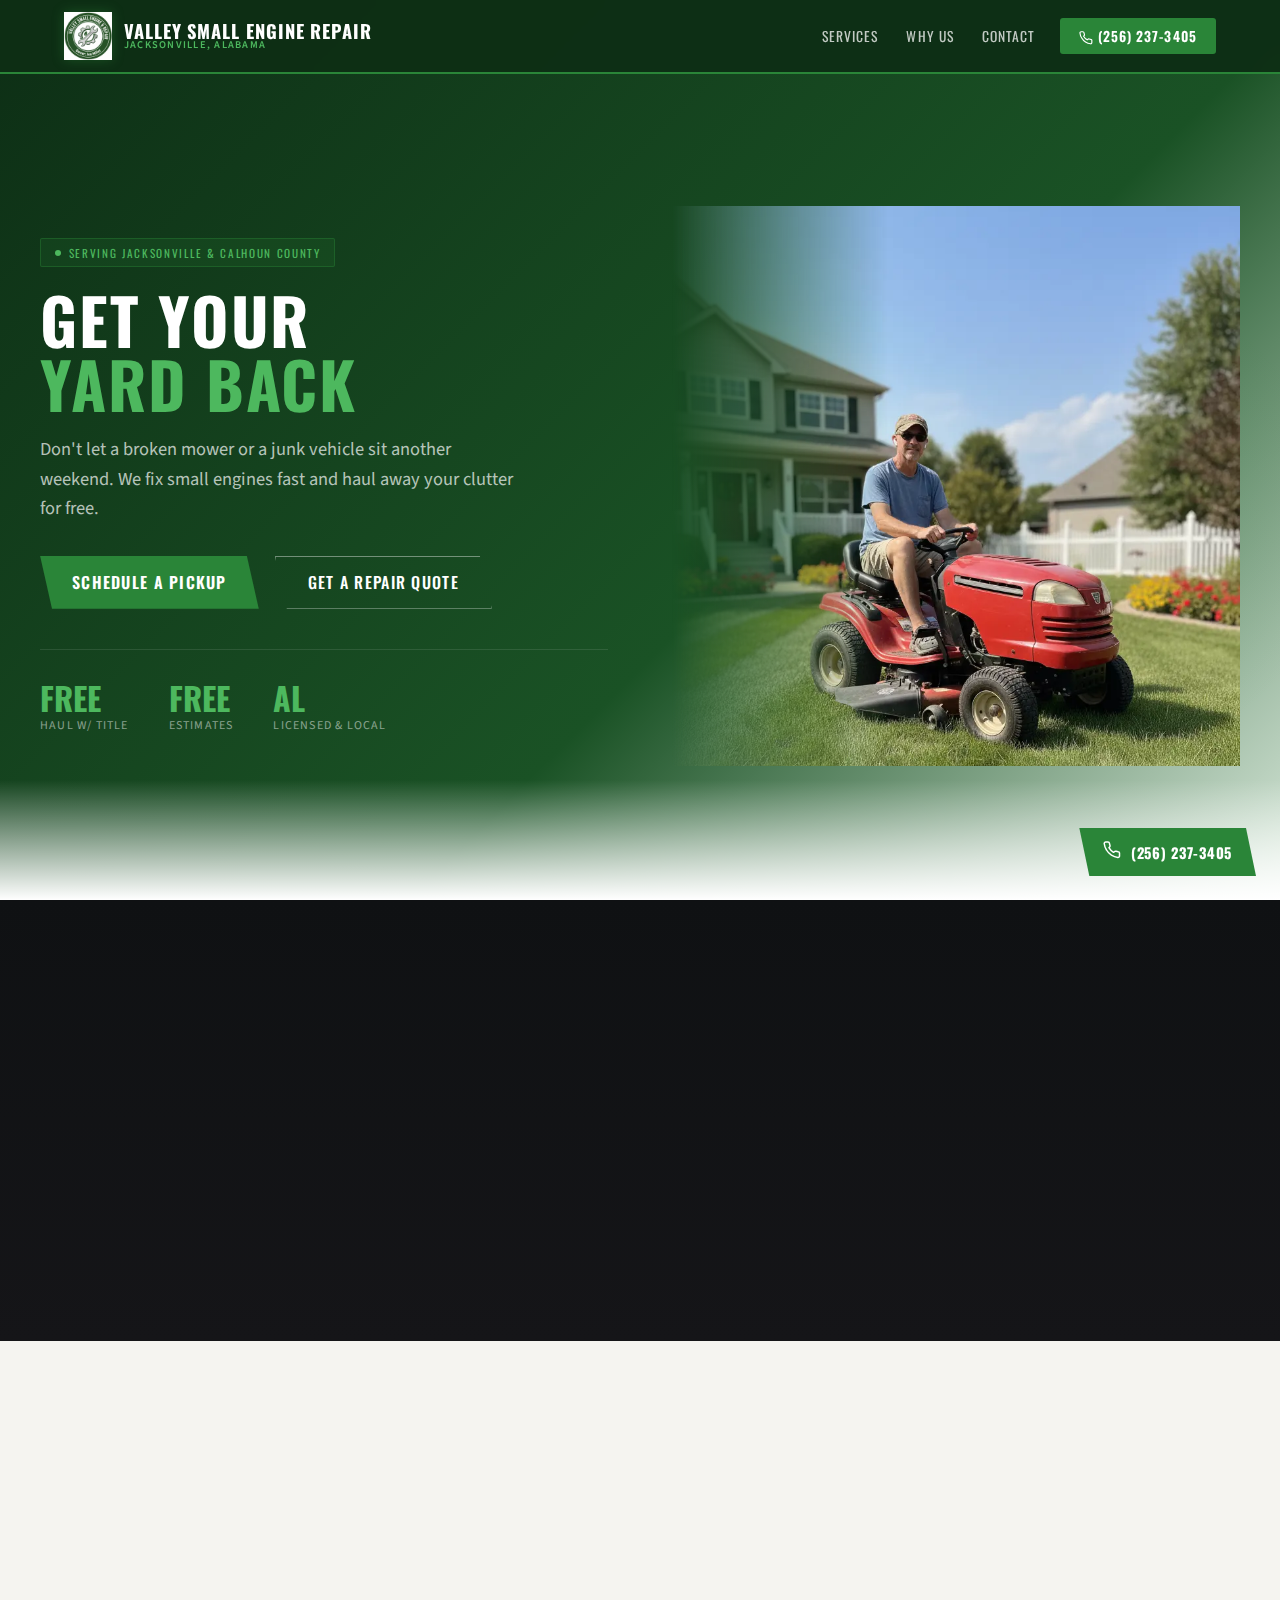
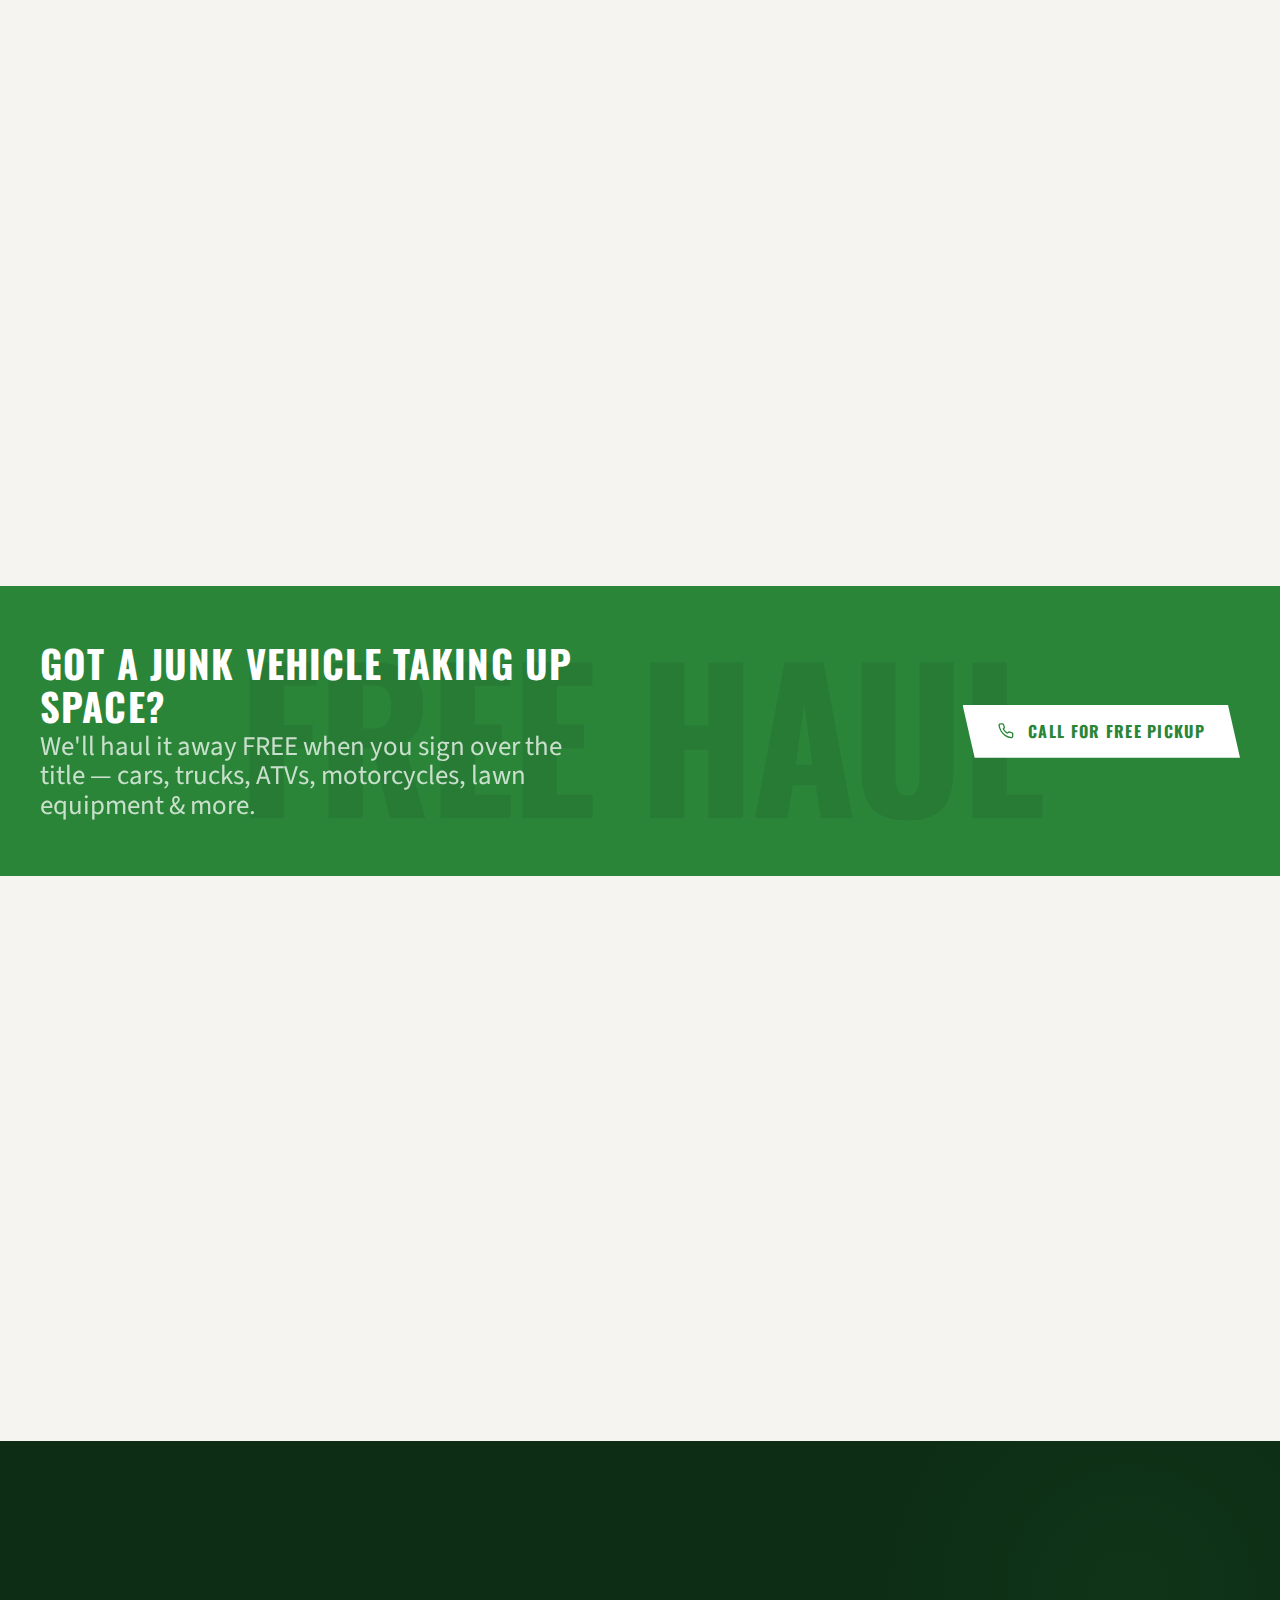
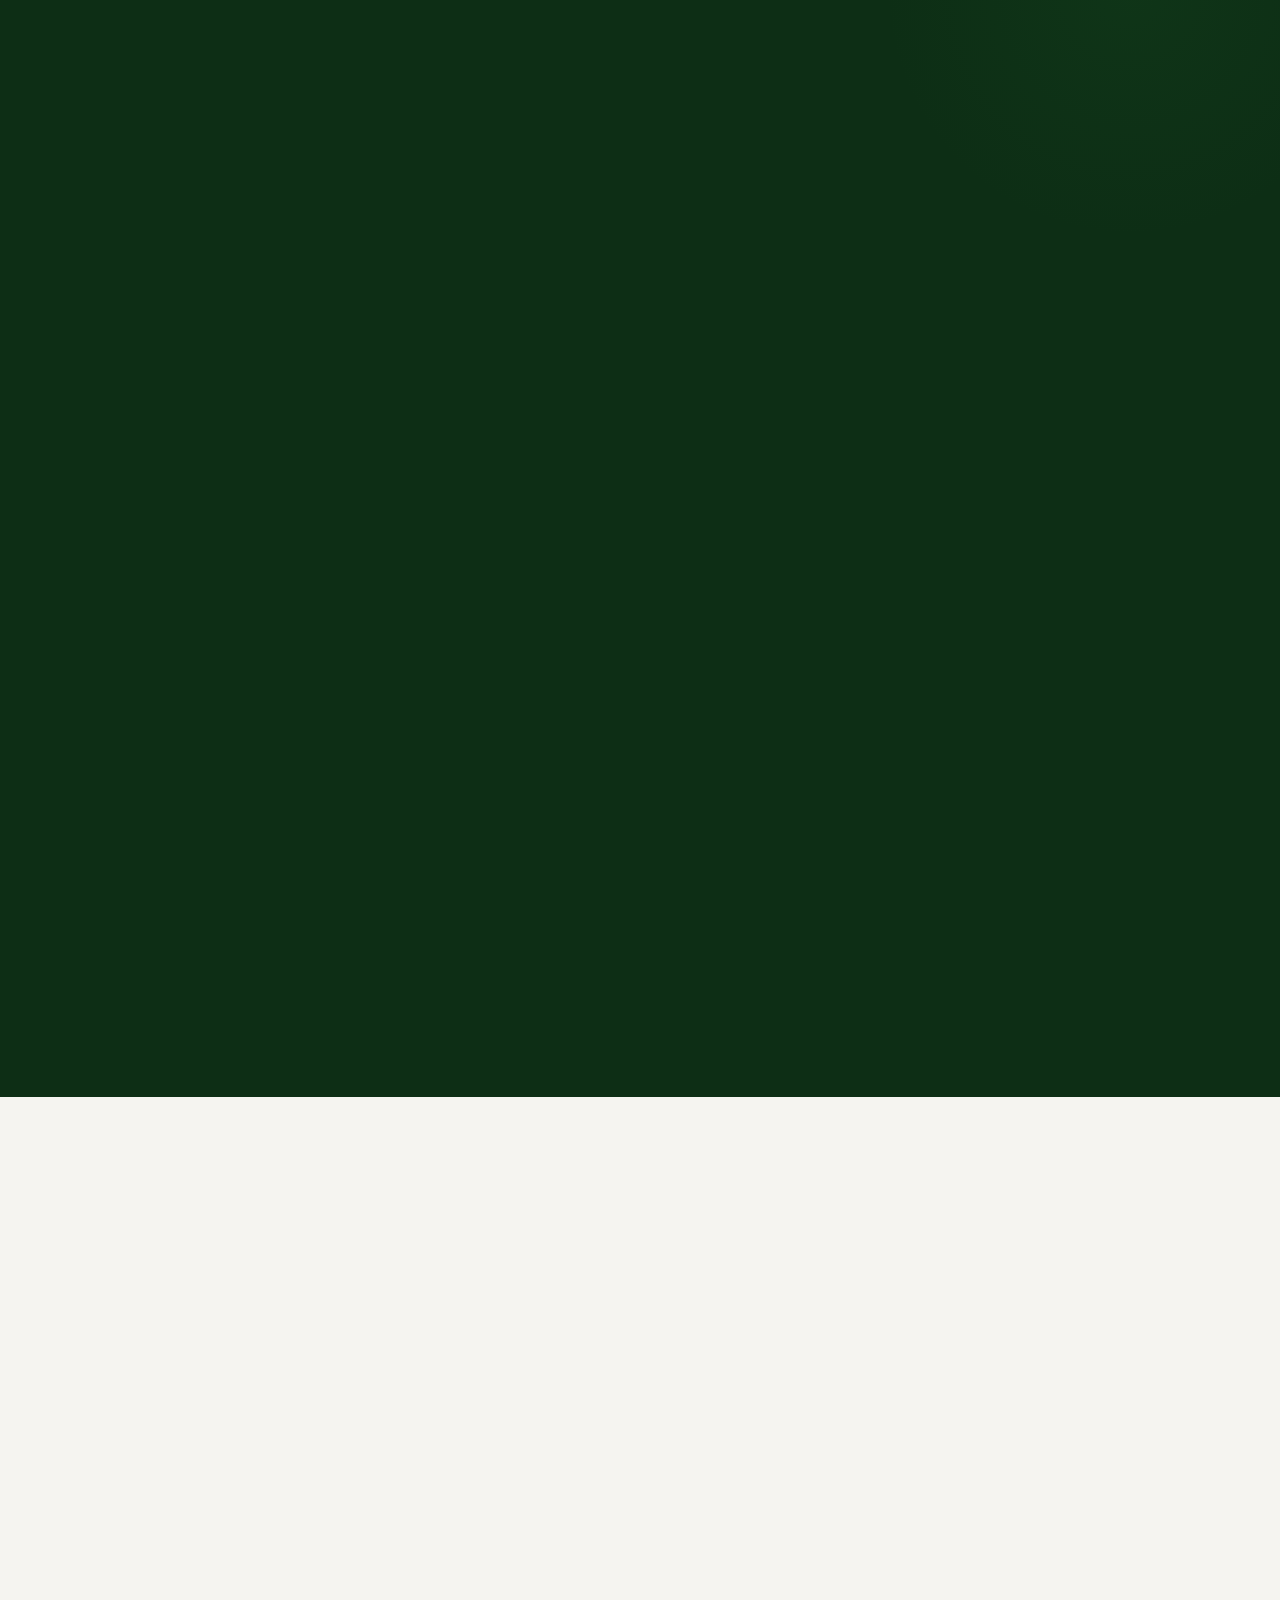
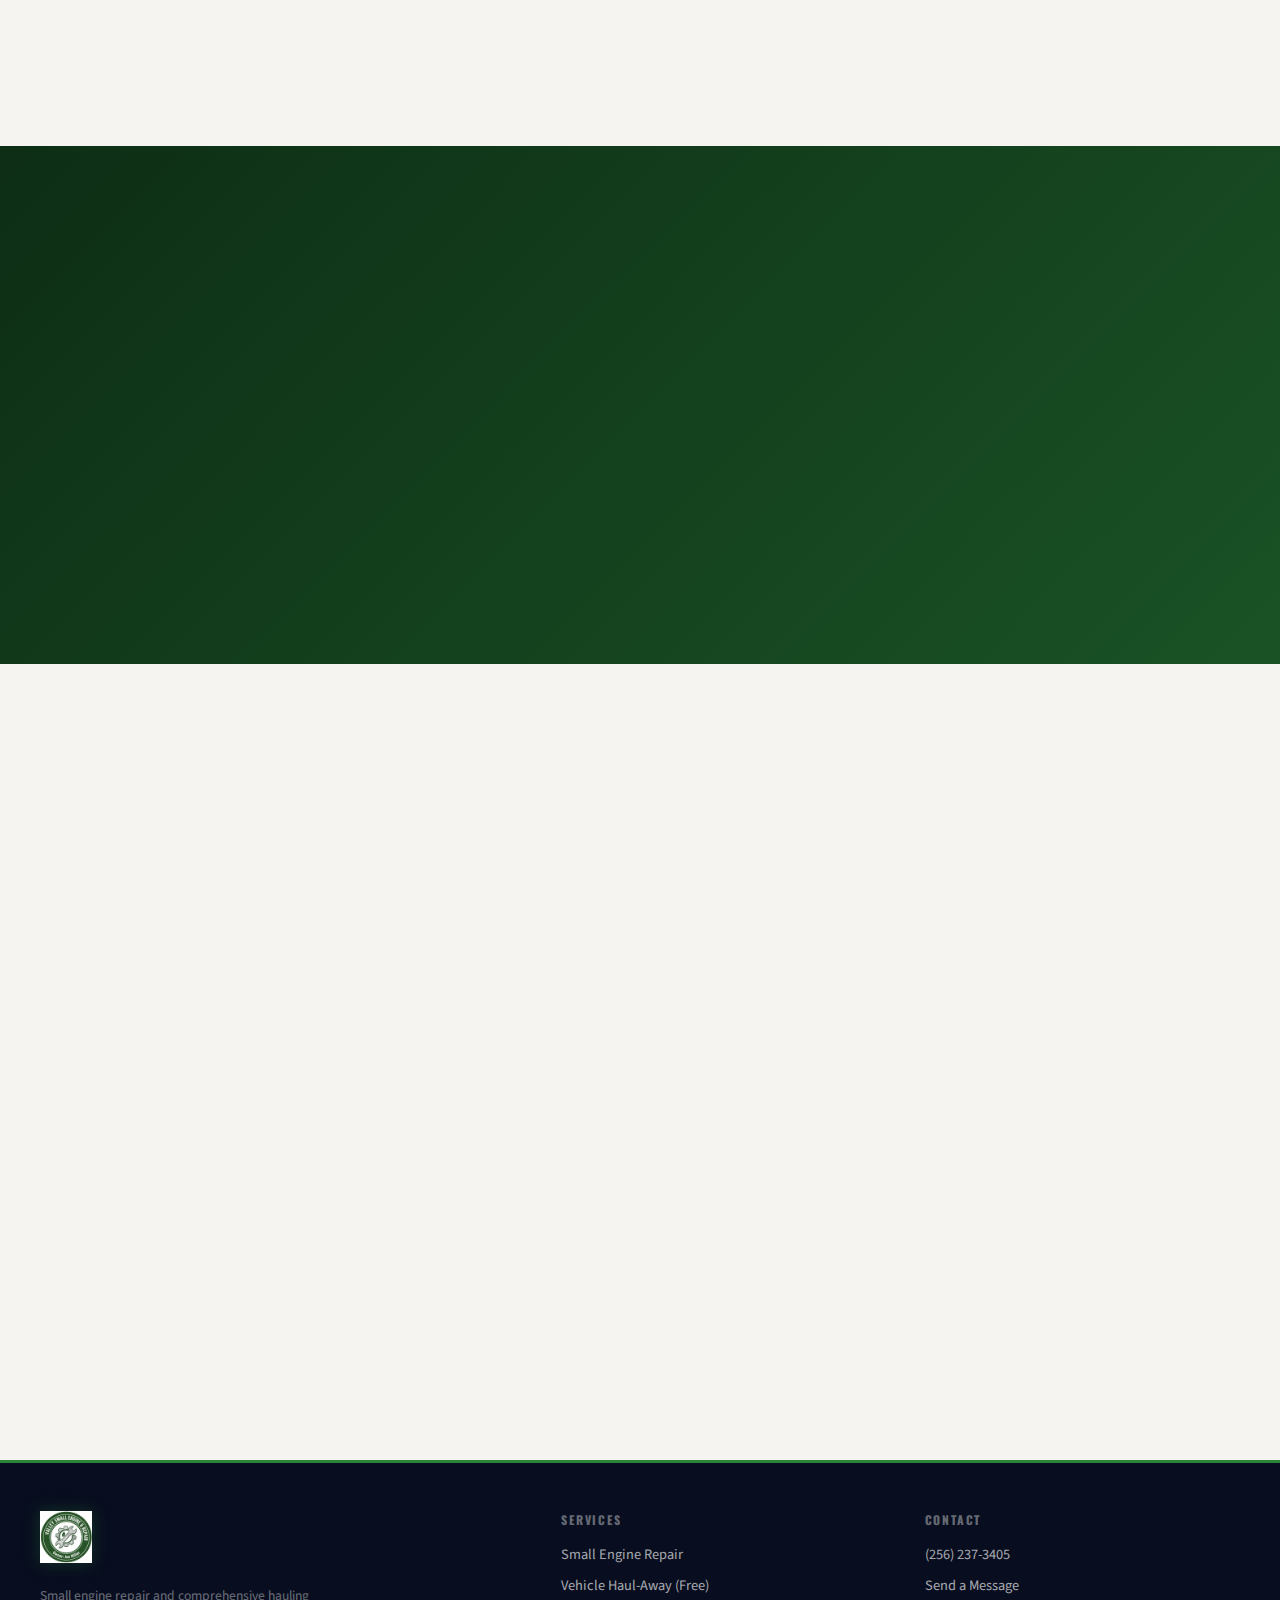
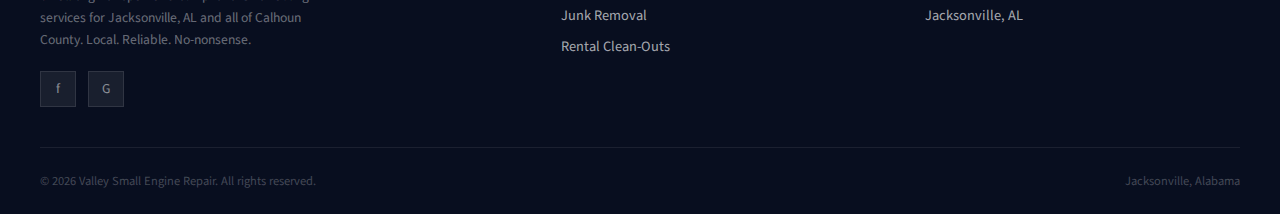
<file: index.html>
<!DOCTYPE html>
<html lang="en">
<head>
  <meta charset="UTF-8">
  <meta name="viewport" content="width=device-width, initial-scale=1.0">
  <title>Valley Small Engine Repair — Jacksonville, AL</title>
  <link rel="preconnect" href="https://fonts.googleapis.com">
  <link rel="preconnect" href="https://fonts.gstatic.com" crossorigin>
  <link href="https://fonts.googleapis.com/css2?family=Oswald:wght@400;500;600;700&family=Source+Sans+3:wght@400;500;600&display=swap" rel="stylesheet">
  <style>
    *, *::before, *::after { box-sizing: border-box; margin: 0; padding: 0; }

    :root {
      --navy: #1a5225;
      --navy-deep: #0d2e15;
      --red: #2a8538;
      --red-dark: #1d6028;
      --red-light: #4db85e;
      --white: #ffffff;
      --off-white: #f5f4f0;
      --gray: #6b7280;
      --gray-light: #e5e7eb;
    }

    html { scroll-behavior: smooth; overflow-x: hidden; }

    body {
      font-family: 'Source Sans 3', sans-serif;
      color: #1f2937;
      background: var(--white);
      overflow-x: hidden;
    }

    h1, h2, h3, h4, .display {
      font-family: 'Oswald', sans-serif;
      text-transform: uppercase;
      letter-spacing: 0.03em;
    }

    /* ── HEADER ── */
    header {
      position: fixed;
      top: 0; left: 0; right: 0;
      z-index: 100;
      background: rgba(13, 46, 21, 0.97);
      backdrop-filter: blur(8px);
      border-bottom: 2px solid var(--red);
    }

    .header-inner {
      max-width: 1200px;
      margin: 0 auto;
      padding: 0 1.5rem;
      height: 72px;
      display: flex;
      align-items: center;
      justify-content: space-between;
    }

    .logo-wrap {
      display: flex;
      align-items: center;
      gap: 0.75rem;
      text-decoration: none;
    }

    .logo-wrap img {
      height: 48px;
      width: auto;
      filter: drop-shadow(0 0 6px rgba(42,133,56,0.4));
    }

    .logo-text {
      display: flex;
      flex-direction: column;
      line-height: 1;
    }

    .logo-text .name {
      font-family: 'Oswald', sans-serif;
      font-weight: 700;
      font-size: 1.15rem;
      color: var(--white);
      text-transform: uppercase;
      letter-spacing: 0.05em;
    }

    .logo-text .tagline {
      font-size: 0.65rem;
      color: var(--red-light);
      text-transform: uppercase;
      letter-spacing: 0.12em;
      font-weight: 600;
    }

    nav {
      display: flex;
      align-items: center;
      gap: 0.25rem;
    }

    nav a {
      color: rgba(255,255,255,0.75);
      text-decoration: none;
      font-family: 'Oswald', sans-serif;
      font-size: 0.85rem;
      letter-spacing: 0.08em;
      text-transform: uppercase;
      padding: 0.4rem 0.75rem;
      border-radius: 3px;
      transition: color 0.2s, background 0.2s;
    }

    nav a:hover { color: var(--white); background: rgba(255,255,255,0.08); }

    .nav-cta {
      background: var(--red) !important;
      color: var(--white) !important;
      padding: 0.5rem 1.2rem !important;
      font-weight: 600 !important;
      margin-left: 0.5rem;
    }

    .nav-cta:hover { background: var(--red-dark) !important; }

    /* ── HERO ── */
    .hero {
      min-height: 100vh;
      background: linear-gradient(135deg, var(--navy-deep) 0%, var(--navy) 60%, rgba(42,133,56,0.18) 100%);
      display: flex;
      align-items: center;
      padding: 72px 1.5rem 0;
      position: relative;
      overflow: hidden;
    }

    .hero::before {
      content: '';
      position: absolute;
      bottom: 0; left: 0; right: 0;
      height: 120px;
      background: linear-gradient(to top, var(--white), transparent);
    }

    .hero::after {
      content: '';
      position: absolute;
      top: 30%; right: -5%;
      width: 500px; height: 500px;
      background: radial-gradient(circle, rgba(42,133,56,0.12) 0%, transparent 70%);
      pointer-events: none;
    }

    .hero-inner {
      max-width: 1200px;
      margin: 0 auto;
      width: 100%;
      display: grid;
      grid-template-columns: 1fr 1fr;
      gap: 4rem;
      align-items: center;
      padding: 4rem 0;
    }

    .hero-content { position: relative; z-index: 2; }

    .hero-badge {
      display: inline-flex;
      align-items: center;
      gap: 0.5rem;
      background: rgba(42,133,56,0.15);
      border: 1px solid rgba(42,133,56,0.4);
      color: var(--red-light);
      font-size: 0.7rem;
      font-family: 'Oswald', sans-serif;
      letter-spacing: 0.15em;
      text-transform: uppercase;
      padding: 0.35rem 0.85rem;
      border-radius: 2px;
      margin-bottom: 1.25rem;
    }

    .hero-badge::before {
      content: '';
      width: 6px; height: 6px;
      background: var(--red-light);
      border-radius: 50%;
      animation: pulse 2s infinite;
    }

    @keyframes pulse {
      0%, 100% { opacity: 1; transform: scale(1); }
      50% { opacity: 0.5; transform: scale(1.3); }
    }

    .hero h1 {
      font-size: clamp(2.8rem, 5vw, 4.5rem);
      font-weight: 700;
      color: var(--white);
      line-height: 1.0;
      margin-bottom: 0.5rem;
    }

    .hero h1 span {
      color: var(--red-light);
      display: block;
    }

    .hero-sub {
      font-size: 1.15rem;
      color: rgba(255,255,255,0.7);
      margin: 1.25rem 0 2rem;
      max-width: 480px;
      line-height: 1.6;
    }

    .hero-actions {
      display: flex;
      gap: 1rem;
      flex-wrap: wrap;
    }

    .btn-primary {
      display: inline-flex;
      align-items: center;
      gap: 0.5rem;
      background: var(--red);
      color: var(--white);
      text-decoration: none;
      font-family: 'Oswald', sans-serif;
      font-size: 1rem;
      font-weight: 600;
      letter-spacing: 0.08em;
      text-transform: uppercase;
      padding: 0.85rem 2rem;
      border: none;
      cursor: pointer;
      transition: background 0.2s, transform 0.15s;
      clip-path: polygon(0 0, calc(100% - 12px) 0, 100% 100%, 12px 100%);
    }

    .btn-primary:hover { background: var(--red-dark); transform: translateY(-2px); }

    .btn-secondary {
      display: inline-flex;
      align-items: center;
      gap: 0.5rem;
      background: transparent;
      color: var(--white);
      text-decoration: none;
      font-family: 'Oswald', sans-serif;
      font-size: 1rem;
      font-weight: 500;
      letter-spacing: 0.08em;
      text-transform: uppercase;
      padding: 0.85rem 2rem;
      border: 1.5px solid rgba(255,255,255,0.4);
      cursor: pointer;
      transition: border-color 0.2s, background 0.2s;
      clip-path: polygon(0 0, calc(100% - 12px) 0, 100% 100%, 12px 100%);
    }

    .btn-secondary:hover { border-color: var(--white); background: rgba(255,255,255,0.08); }

    .hero-logo-side {
      display: flex;
      align-items: flex-end;
      justify-content: flex-end;
      position: relative;
      z-index: 2;
      overflow: hidden;
    }

    .hero-logo-side img {
      width: 100%;
      max-width: 580px;
      height: 560px;
      object-fit: cover;
      object-position: center top;
      -webkit-mask-image: linear-gradient(to right, transparent 0%, black 38%);
      mask-image: linear-gradient(to right, transparent 0%, black 38%);
    }

    @keyframes float {
      0%, 100% { transform: translateY(0); }
      50% { transform: translateY(-12px); }
    }

    .hero-stats {
      display: flex;
      gap: 2.5rem;
      margin-top: 2.5rem;
      padding-top: 2rem;
      border-top: 1px solid rgba(255,255,255,0.1);
    }

    .stat { text-align: left; }
    .stat .num {
      font-family: 'Oswald', sans-serif;
      font-size: 2rem;
      font-weight: 700;
      color: var(--red-light);
      line-height: 1;
    }
    .stat .label {
      font-size: 0.75rem;
      color: rgba(255,255,255,0.5);
      text-transform: uppercase;
      letter-spacing: 0.1em;
      margin-top: 0.2rem;
    }

    /* ── STAKES ── */
    .stakes {
      background: linear-gradient(180deg, #0f1113 0%, #151518 100%);
      padding: 5rem 1.5rem;
      text-align: center;
    }
    .stakes-inner {
      max-width: 760px;
      margin: 0 auto;
    }
    .stakes .section-label { color: rgba(42,133,56,0.85); }
    .stakes h2 {
      font-size: clamp(1.9rem, 3.5vw, 2.8rem);
      font-weight: 700;
      color: var(--white);
      margin: 0.5rem 0 1.25rem;
      line-height: 1.15;
    }
    .stakes p {
      font-size: 1.1rem;
      color: rgba(255,255,255,0.68);
      line-height: 1.7;
      max-width: 640px;
      margin: 0 auto;
    }

    /* ── SERVICES ── */
    .services {
      padding: 6rem 1.5rem;
      background: var(--off-white);
      position: relative;
    }

    .section-header {
      max-width: 1200px;
      margin: 0 auto 3.5rem;
    }

    .section-label {
      font-family: 'Oswald', sans-serif;
      font-size: 0.7rem;
      letter-spacing: 0.2em;
      text-transform: uppercase;
      color: var(--red);
      font-weight: 600;
      margin-bottom: 0.5rem;
    }

    .section-title {
      font-size: clamp(2rem, 3.5vw, 3rem);
      font-weight: 700;
      color: var(--navy-deep);
      line-height: 1.05;
    }

    .section-title em {
      color: var(--red);
      font-style: normal;
    }

    .services-grid {
      max-width: 1200px;
      margin: 0 auto;
      display: grid;
      grid-template-columns: 1fr 1fr;
      gap: 2px;
    }

    .service-card {
      background: var(--white);
      padding: 3rem;
      position: relative;
      overflow: hidden;
      transition: transform 0.3s;
    }

    .service-card::before {
      content: '';
      position: absolute;
      top: 0; left: 0;
      width: 4px; height: 100%;
      background: var(--red);
      transform: scaleY(0);
      transform-origin: bottom;
      transition: transform 0.3s;
    }

    .service-card:hover { transform: translateY(-4px); }
    .service-card:hover::before { transform: scaleY(1); }

    .service-icon {
      width: 60px; height: 60px;
      background: var(--navy-deep);
      display: flex;
      align-items: center;
      justify-content: center;
      margin-bottom: 1.5rem;
      clip-path: polygon(0 0, calc(100% - 10px) 0, 100% 100%, 10px 100%);
    }
    .service-icon svg {
      width: 28px; height: 28px;
      stroke: var(--white);
      fill: none;
      stroke-width: 1.75;
      stroke-linecap: round;
      stroke-linejoin: round;
    }

    .service-card h3 {
      font-size: 1.5rem;
      font-weight: 700;
      color: var(--navy-deep);
      margin-bottom: 0.75rem;
    }

    .service-card p {
      color: var(--gray);
      line-height: 1.65;
      margin-bottom: 1.5rem;
    }

    .service-list {
      list-style: none;
      display: flex;
      flex-direction: column;
      gap: 0.5rem;
    }

    .service-list li {
      display: flex;
      align-items: flex-start;
      gap: 0.6rem;
      font-size: 0.9rem;
      color: #374151;
    }

    .service-list li::before {
      content: '▸';
      color: var(--red);
      flex-shrink: 0;
      margin-top: 0.05rem;
    }

    .service-card .card-cta {
      display: inline-flex;
      align-items: center;
      gap: 0.4rem;
      margin-top: 2rem;
      color: var(--red);
      font-family: 'Oswald', sans-serif;
      font-size: 0.85rem;
      font-weight: 600;
      letter-spacing: 0.1em;
      text-transform: uppercase;
      text-decoration: none;
      border-bottom: 1.5px solid var(--red);
      padding-bottom: 0.1rem;
      transition: gap 0.2s;
    }
    .service-card .card-cta:hover { gap: 0.7rem; }

    /* ── HOW IT WORKS ── */
    .how-it-works {
      padding: 5rem 1.5rem;
      background: var(--off-white);
    }
    .how-it-works .section-header { margin-bottom: 3rem; }
    .steps-grid {
      display: grid;
      grid-template-columns: repeat(3, 1fr);
      gap: 2rem;
      max-width: 1000px;
      margin: 0 auto;
    }
    .step-card {
      background: var(--white);
      border-radius: 8px;
      padding: 2rem 1.75rem;
      box-shadow: 0 2px 16px rgba(0,0,0,0.07);
      position: relative;
    }
    .step-icon {
      width: 2.25rem;
      height: 2.25rem;
      color: var(--red);
      margin-bottom: 1rem;
    }
    .step-icon svg {
      width: 100%;
      height: 100%;
      stroke: currentColor;
      fill: none;
      stroke-width: 1.75;
      stroke-linecap: round;
      stroke-linejoin: round;
    }
    .step-number {
      font-family: 'Oswald', sans-serif;
      font-size: 3rem;
      font-weight: 700;
      color: rgba(42,133,56,0.12);
      line-height: 1;
      margin-bottom: 0.75rem;
    }
    .step-card h3 {
      font-family: 'Oswald', sans-serif;
      font-size: 1.15rem;
      font-weight: 600;
      color: var(--navy-deep);
      text-transform: uppercase;
      letter-spacing: 0.05em;
      margin-bottom: 0.6rem;
    }
    .step-card p {
      font-size: 0.95rem;
      color: var(--gray);
      line-height: 1.6;
    }
    @media (max-width: 900px) {
      .steps-grid { grid-template-columns: 1fr; max-width: 480px; }
    }

    /* ── WHY US ── */
    .why-us {
      padding: 6rem 1.5rem;
      background: var(--navy-deep);
      position: relative;
      overflow: hidden;
    }

    .why-us::before {
      content: '';
      position: absolute;
      top: -100px; right: -100px;
      width: 500px; height: 500px;
      background: radial-gradient(circle, rgba(42,133,56,0.08) 0%, transparent 70%);
    }

    .why-inner {
      max-width: 1200px;
      margin: 0 auto;
      display: grid;
      grid-template-columns: 1fr 1.5fr;
      gap: 5rem;
      align-items: center;
    }

    .why-left .section-label { color: rgba(42,133,56,0.8); }
    .why-left .section-title { color: var(--white); }

    .why-photo {
      width: 100%;
      max-width: 420px;
      margin-top: 2rem;
      border-radius: 8px;
      object-fit: cover;
      box-shadow: 0 8px 40px rgba(0,0,0,0.45), 4px 4px 0 var(--red);
    }

    .why-grid {
      display: grid;
      grid-template-columns: 1fr 1fr;
      gap: 1.5rem;
    }

    .why-item {
      background: rgba(255,255,255,0.04);
      border: 1px solid rgba(255,255,255,0.07);
      padding: 1.75rem;
      border-radius: 2px;
      transition: background 0.2s, border-color 0.2s;
    }

    .why-item:hover {
      background: rgba(42,133,56,0.08);
      border-color: rgba(42,133,56,0.3);
    }

    .why-item .icon {
      width: 2rem;
      height: 2rem;
      margin-bottom: 0.75rem;
      color: var(--red-light);
    }
    .why-item .icon svg {
      width: 100%;
      height: 100%;
      stroke: currentColor;
      fill: none;
      stroke-width: 1.75;
      stroke-linecap: round;
      stroke-linejoin: round;
    }

    .why-item h4 {
      font-size: 1rem;
      font-weight: 600;
      color: var(--white);
      margin-bottom: 0.4rem;
    }

    .why-item p {
      font-size: 0.85rem;
      color: rgba(255,255,255,0.5);
      line-height: 1.55;
    }

    /* ── HAULING CALLOUT ── */
    .hauling-callout {
      background: var(--red);
      padding: 3.5rem 1.5rem;
      position: relative;
      overflow: hidden;
    }

    .hauling-callout::before {
      content: 'FREE HAUL';
      position: absolute;
      top: 50%; left: 50%;
      transform: translate(-50%, -50%);
      font-family: 'Oswald', sans-serif;
      font-size: 12rem;
      font-weight: 700;
      color: rgba(0,0,0,0.07);
      white-space: nowrap;
      pointer-events: none;
      letter-spacing: -0.02em;
    }

    .hauling-inner {
      max-width: 1200px;
      margin: 0 auto;
      display: flex;
      align-items: center;
      justify-content: space-between;
      gap: 2rem;
      flex-wrap: wrap;
      position: relative;
      z-index: 1;
    }

    .hauling-inner h2 {
      font-size: clamp(1.6rem, 3vw, 2.5rem);
      color: var(--white);
      font-weight: 700;
      max-width: 560px;
      line-height: 1.1;
    }

    .hauling-inner h2 span { opacity: 0.75; font-weight: 400; font-size: 0.7em; display: block; margin-top: 0.3rem; text-transform: none; letter-spacing: 0; font-family: 'Source Sans 3', sans-serif; }

    .btn-white {
      display: inline-flex;
      align-items: center;
      gap: 0.5rem;
      background: var(--white);
      color: var(--red);
      text-decoration: none;
      font-family: 'Oswald', sans-serif;
      font-size: 1rem;
      font-weight: 700;
      letter-spacing: 0.08em;
      text-transform: uppercase;
      padding: 0.9rem 2.2rem;
      white-space: nowrap;
      transition: background 0.2s, transform 0.15s;
      clip-path: polygon(0 0, calc(100% - 12px) 0, 100% 100%, 12px 100%);
    }

    .btn-white:hover { background: var(--off-white); transform: translateY(-2px); }

    /* ── SUCCESS ── */
    .success {
      padding: 5rem 1.5rem;
      background: linear-gradient(135deg, var(--navy-deep) 0%, #1a5225 100%);
      text-align: center;
    }
    .success-inner {
      max-width: 700px;
      margin: 0 auto;
    }
    .success .section-label { color: rgba(42,133,56,0.85); }
    .success h2 {
      font-size: clamp(1.9rem, 3.5vw, 2.8rem);
      font-weight: 700;
      color: var(--white);
      margin: 0.5rem 0 1.25rem;
      line-height: 1.15;
    }
    .success p {
      font-size: 1.1rem;
      color: rgba(255,255,255,0.7);
      line-height: 1.7;
      margin: 0 auto 2rem;
      max-width: 580px;
    }

    /* ── CONTACT ── */
    .contact {
      padding: 6rem 1.5rem;
      background: var(--off-white);
    }

    .contact-inner {
      max-width: 1200px;
      margin: 0 auto;
      display: grid;
      grid-template-columns: 1fr 1.2fr;
      gap: 5rem;
      align-items: start;
    }

    .contact-info .section-label { color: var(--red); }
    .contact-info .section-title { color: var(--navy-deep); margin-bottom: 2rem; }

    .contact-detail {
      display: flex;
      align-items: flex-start;
      gap: 1rem;
      margin-bottom: 1.5rem;
    }

    .contact-detail .icon {
      width: 44px; height: 44px;
      background: var(--navy-deep);
      display: flex;
      align-items: center;
      justify-content: center;
      flex-shrink: 0;
      clip-path: polygon(0 0, calc(100% - 8px) 0, 100% 100%, 8px 100%);
    }
    .contact-detail .icon svg {
      width: 20px; height: 20px;
      stroke: var(--white);
      fill: none;
      stroke-width: 1.75;
      stroke-linecap: round;
      stroke-linejoin: round;
    }

    .contact-detail .text {
      display: flex;
      flex-direction: column;
    }

    .contact-detail .label {
      font-size: 0.7rem;
      text-transform: uppercase;
      letter-spacing: 0.12em;
      color: var(--gray);
      font-family: 'Oswald', sans-serif;
      font-weight: 600;
      margin-bottom: 0.2rem;
    }

    .contact-detail a,
    .contact-detail span {
      color: var(--navy-deep);
      text-decoration: none;
      font-size: 1rem;
      font-weight: 600;
      transition: color 0.2s;
    }

    .contact-detail a:hover { color: var(--red); }

    .contact-logo {
      width: 160px;
      margin-top: 2rem;
      opacity: 0.85;
    }

    /* FORM */
    .contact-form {
      background: var(--white);
      padding: 2.5rem;
      box-shadow: 0 4px 30px rgba(0,0,0,0.08);
    }

    .contact-form h3 {
      font-size: 1.4rem;
      color: var(--navy-deep);
      margin-bottom: 1.5rem;
    }

    .form-row {
      display: grid;
      grid-template-columns: 1fr 1fr;
      gap: 1rem;
      margin-bottom: 1rem;
    }

    .form-group {
      display: flex;
      flex-direction: column;
      gap: 0.35rem;
      margin-bottom: 1rem;
    }

    .form-row .form-group { margin-bottom: 0; }

    label {
      font-size: 0.75rem;
      font-family: 'Oswald', sans-serif;
      font-weight: 600;
      letter-spacing: 0.1em;
      text-transform: uppercase;
      color: var(--navy-deep);
    }

    input, textarea, select {
      padding: 0.7rem 0.9rem;
      border: 1.5px solid var(--gray-light);
      background: var(--off-white);
      font-family: 'Source Sans 3', sans-serif;
      font-size: 0.95rem;
      color: var(--navy-deep);
      outline: none;
      transition: border-color 0.2s, background 0.2s;
      border-radius: 0;
    }

    input:focus, textarea:focus, select:focus {
      border-color: var(--red);
      background: var(--white);
    }

    textarea { resize: vertical; min-height: 110px; }

    .form-submit {
      width: 100%;
      padding: 0.9rem;
      background: var(--red);
      color: var(--white);
      font-family: 'Oswald', sans-serif;
      font-size: 1.05rem;
      font-weight: 700;
      letter-spacing: 0.1em;
      text-transform: uppercase;
      border: none;
      cursor: pointer;
      transition: background 0.2s;
      margin-top: 0.5rem;
    }

    .form-submit:hover { background: var(--red-dark); }

    /* ── FOOTER ── */
    footer {
      background: #080e1f;
      padding: 3rem 1.5rem 1.5rem;
      border-top: 3px solid var(--red);
    }

    .footer-inner {
      max-width: 1200px;
      margin: 0 auto;
    }

    .footer-top {
      display: grid;
      grid-template-columns: 1.5fr 1fr 1fr;
      gap: 3rem;
      padding-bottom: 2.5rem;
      border-bottom: 1px solid rgba(255,255,255,0.08);
    }

    .footer-brand img {
      height: 52px;
      margin-bottom: 1rem;
      filter: drop-shadow(0 0 8px rgba(42,133,56,0.3));
    }

    .footer-brand p {
      font-size: 0.85rem;
      color: rgba(255,255,255,0.4);
      line-height: 1.6;
      max-width: 280px;
    }

    .footer-col h4 {
      font-size: 0.75rem;
      letter-spacing: 0.15em;
      text-transform: uppercase;
      color: rgba(255,255,255,0.4);
      margin-bottom: 1rem;
    }

    .footer-col a {
      display: block;
      color: rgba(255,255,255,0.65);
      text-decoration: none;
      font-size: 0.9rem;
      margin-bottom: 0.6rem;
      transition: color 0.2s;
    }

    .footer-col a:hover { color: var(--red-light); }

    .footer-bottom {
      display: flex;
      align-items: center;
      justify-content: space-between;
      padding-top: 1.5rem;
      font-size: 0.78rem;
      color: rgba(255,255,255,0.25);
    }

    .social-links {
      display: flex;
      gap: 0.75rem;
      margin-top: 1.25rem;
    }

    .social-links a {
      width: 36px; height: 36px;
      background: rgba(255,255,255,0.07);
      border: 1px solid rgba(255,255,255,0.1);
      display: flex;
      align-items: center;
      justify-content: center;
      font-size: 0.85rem;
      color: rgba(255,255,255,0.5);
      text-decoration: none;
      transition: background 0.2s, color 0.2s, border-color 0.2s;
    }

    .social-links a:hover {
      background: var(--red);
      border-color: var(--red);
      color: var(--white);
    }

    /* ── STICKY CALL ── */
    .sticky-call {
      position: fixed;
      bottom: 1.5rem;
      right: 1.5rem;
      z-index: 200;
      display: flex;
      align-items: center;
      gap: 0.6rem;
      background: var(--red);
      color: var(--white);
      text-decoration: none;
      font-family: 'Oswald', sans-serif;
      font-size: 0.9rem;
      font-weight: 700;
      letter-spacing: 0.05em;
      text-transform: uppercase;
      padding: 0.75rem 1.5rem;
      box-shadow: 0 4px 20px rgba(42,133,56,0.45);
      transition: background 0.2s, transform 0.15s;
      clip-path: polygon(0 0, calc(100% - 10px) 0, 100% 100%, 10px 100%);
    }

    .sticky-call:hover { background: var(--red-dark); transform: translateY(-2px); }

    .sticky-call .phone-icon {
      font-size: 1rem;
      animation: ring 3s ease-in-out infinite;
    }

    @keyframes ring {
      0%, 90%, 100% { transform: rotate(0); }
      93% { transform: rotate(-15deg); }
      96% { transform: rotate(15deg); }
      99% { transform: rotate(-8deg); }
    }

    /* ── SCROLL REVEAL ── */
    /* Elements are visible by default; JS adds .js-reveal to enable animations */
    .js-reveal {
      opacity: 0;
      transform: translateY(28px);
      transition: opacity 0.6s ease, transform 0.6s ease;
    }

    .js-reveal.visible {
      opacity: 1;
      transform: translateY(0);
    }

    .reveal-delay-1 { transition-delay: 0.1s; }
    .reveal-delay-2 { transition-delay: 0.2s; }
    .reveal-delay-3 { transition-delay: 0.3s; }
    .reveal-delay-4 { transition-delay: 0.4s; }

    /* ── MOBILE ── */
    .hamburger {
      display: none;
      flex-direction: column;
      gap: 5px;
      cursor: pointer;
      background: none;
      border: none;
      padding: 4px;
    }

    .hamburger span {
      width: 24px; height: 2px;
      background: var(--white);
      transition: transform 0.3s, opacity 0.3s;
    }

    @media (max-width: 1200px) {
      .hero-logo-side img { height: 480px; }
    }

    @media (max-width: 900px) {
      .hero::before { display: none; }
      .hero-inner { grid-template-columns: 1fr; gap: 0; }
      .hero-logo-side { display: flex; order: -1; }
      .hero-logo-side img { height: 240px; max-width: 100%; object-position: center 50%; -webkit-mask-image: linear-gradient(to bottom, black 50%, transparent 100%); mask-image: linear-gradient(to bottom, black 50%, transparent 100%); }
      .services-grid { grid-template-columns: 1fr; }
      .why-inner { grid-template-columns: 1fr; gap: 2.5rem; }
      .contact-inner { grid-template-columns: 1fr; gap: 2rem; }
      .footer-top { grid-template-columns: 1fr; gap: 2rem; }
      nav { display: none; }
      nav.open { display: flex; flex-direction: column; position: fixed; top: 72px; left: 0; right: 0; background: var(--navy-deep); padding: 1.5rem; gap: 0.25rem; z-index: 200; }
      .hamburger { display: flex; }
      .why-grid { grid-template-columns: 1fr; }
      .form-row { grid-template-columns: 1fr; }
      .hauling-inner { flex-direction: column; text-align: center; }
      .reviews-grid { grid-template-columns: 1fr; }
    }

    /* ── REVIEWS ── */
    .reviews {
      padding: 5rem 1.5rem;
      background: var(--off-white);
    }

    .reviews-grid {
      max-width: 1200px;
      margin: 0 auto;
      display: grid;
      grid-template-columns: repeat(3, 1fr);
      gap: 1.5rem;
    }

    .review-card {
      background: var(--white);
      padding: 1.75rem;
      box-shadow: 0 2px 20px rgba(0,0,0,0.07);
      display: flex;
      flex-direction: column;
      gap: 1rem;
      border-top: 3px solid transparent;
      transition: border-color 0.2s, box-shadow 0.2s;
    }

    .review-card:hover {
      border-top-color: var(--red);
      box-shadow: 0 6px 28px rgba(0,0,0,0.11);
    }

    .review-top {
      display: flex;
      align-items: center;
      justify-content: space-between;
    }

    .google-badge {
      display: flex;
      align-items: center;
      gap: 0.4rem;
      font-size: 0.72rem;
      font-family: 'Oswald', sans-serif;
      letter-spacing: 0.08em;
      text-transform: uppercase;
      color: var(--gray);
    }

    .review-stars {
      color: #FBBC04;
      font-size: 1.05rem;
      letter-spacing: 0.06em;
      line-height: 1;
    }

    .review-text {
      font-size: 0.95rem;
      color: #374151;
      line-height: 1.7;
      flex: 1;
      font-style: italic;
    }

    .reviewer {
      display: flex;
      align-items: center;
      gap: 0.75rem;
      padding-top: 0.85rem;
      border-top: 1px solid var(--gray-light);
    }

    .reviewer-avatar {
      width: 40px; height: 40px;
      background: var(--navy);
      color: var(--white);
      border-radius: 50%;
      display: flex;
      align-items: center;
      justify-content: center;
      font-family: 'Oswald', sans-serif;
      font-size: 1rem;
      font-weight: 600;
      flex-shrink: 0;
    }

    .reviewer-info strong {
      display: block;
      font-size: 0.9rem;
      color: var(--navy-deep);
      font-weight: 600;
    }

    .reviewer-info span {
      font-size: 0.78rem;
      color: var(--gray);
    }

    .reviews-footer {
      max-width: 1200px;
      margin: 2.5rem auto 0;
      text-align: center;
    }
  </style>
</head>
<body>

<!-- Sticky call button -->
<a href="tel:2562373405" class="sticky-call" aria-label="Call us now">
  <span class="phone-icon"><svg viewBox="0 0 24 24" width="18" height="18" stroke="currentColor" fill="none" stroke-width="2" stroke-linecap="round" stroke-linejoin="round"><path d="M22 16.92v3a2 2 0 0 1-2.18 2 19.79 19.79 0 0 1-8.63-3.07A19.5 19.5 0 0 1 4.69 12a19.79 19.79 0 0 1-3.07-8.67A2 2 0 0 1 3.6 1.28h3a2 2 0 0 1 2 1.72c.127.96.361 1.903.7 2.81a2 2 0 0 1-.45 2.11L7.91 8.96a16 16 0 0 0 6.13 6.13l1.27-.95a2 2 0 0 1 2.11-.45c.907.339 1.85.573 2.81.7A2 2 0 0 1 22 16.92z"/></svg></span>
  (256) 237-3405
</a>

<!-- Header -->
<header>
  <div class="header-inner">
    <a href="#" class="logo-wrap">
      <img src="images/logo-valley.webp" alt="Valley Small Engine Repair logo">
      <div class="logo-text">
        <span class="name">Valley Small Engine Repair</span>
        <span class="tagline">Jacksonville, Alabama</span>
      </div>
    </a>
    <nav id="main-nav">
      <a href="#services">Services</a>
      <a href="#why-us">Why Us</a>
      <a href="#contact">Contact</a>
      <a href="tel:2562373405" class="nav-cta"><svg viewBox="0 0 24 24" width="14" height="14" stroke="currentColor" fill="none" stroke-width="2" stroke-linecap="round" stroke-linejoin="round" style="display:inline;vertical-align:middle;margin-right:0.3rem"><path d="M22 16.92v3a2 2 0 0 1-2.18 2 19.79 19.79 0 0 1-8.63-3.07A19.5 19.5 0 0 1 4.69 12a19.79 19.79 0 0 1-3.07-8.67A2 2 0 0 1 3.6 1.28h3a2 2 0 0 1 2 1.72c.127.96.361 1.903.7 2.81a2 2 0 0 1-.45 2.11L7.91 8.96a16 16 0 0 0 6.13 6.13l1.27-.95a2 2 0 0 1 2.11-.45c.907.339 1.85.573 2.81.7A2 2 0 0 1 22 16.92z"/></svg>(256) 237-3405</a>
    </nav>
    <button class="hamburger" id="hamburger" aria-label="Toggle menu">
      <span></span><span></span><span></span>
    </button>
  </div>
</header>

<!-- Hero -->
<section class="hero">
  <div class="hero-inner">
    <div class="hero-content">
      <div class="hero-badge">Serving Jacksonville &amp; Calhoun County</div>
      <h1>
        Get Your <span>Yard Back</span>
      </h1>
      <p class="hero-sub">
        Don't let a broken mower or a junk vehicle sit another weekend. We fix small engines fast and haul away your clutter for free.
      </p>
      <div class="hero-actions">
        <a href="#contact" class="btn-primary">Schedule a Pickup</a>
        <a href="tel:2562373405" class="btn-secondary">Get a Repair Quote</a>
      </div>
      <div class="hero-stats">
        <div class="stat">
          <div class="num">FREE</div>
          <div class="label">Haul w/ Title</div>
        </div>
        <div class="stat">
          <div class="num">FREE</div>
          <div class="label">Estimates</div>
        </div>
        <div class="stat">
          <div class="num">AL</div>
          <div class="label">Licensed &amp; Local</div>
        </div>
      </div>
    </div>
    <div class="hero-logo-side">
      <img src="images/hero-customer-mower.webp" alt="Customer mower ready for repair" width="580" height="560" loading="eager">
    </div>
    </div>
  </div>
</section>

<!-- Stakes -->
<section class="stakes">
  <div class="stakes-inner reveal">
    <p class="section-label">The Problem</p>
    <h2>Is your clutter or broken gear holding you back?</h2>
    <p>A garage full of junk or a mower that won't start isn't just an eyesore—it's a headache. Whether it's a rental property that needs a clean-out or a generator that failed when you needed it most, you shouldn't have to break your back trying to clear the mess yourself.</p>
  </div>
</section>

<!-- Services -->
<section class="services" id="services">
  <div class="section-header reveal">
    <p class="section-label">What We Do</p>
    <h2 class="section-title">Two Services. <em>One Call.</em></h2>
  </div>
  <div class="services-grid">
    <!-- Engine Repair -->
    <div class="service-card reveal reveal-delay-1">
      <div class="service-icon"><svg viewBox="0 0 24 24"><path d="M14.7 6.3a1 1 0 0 0 0 1.4l1.6 1.6a1 1 0 0 0 1.4 0l3.77-3.77a6 6 0 0 1-7.94 7.94l-6.91 6.91a2.12 2.12 0 0 1-3-3l6.91-6.91a6 6 0 0 1 7.94-7.94l-3.76 3.76z"/></svg></div>
      <h3>Small Engine Repair</h3>
      <p>We diagnose and fix what others give up on. From lawn mowers and chainsaws to ATVs and generators — if it has a small engine, we work on it.</p>
      <ul class="service-list">
        <li>Lawn mowers &amp; riding mowers</li>
        <li>Chainsaws &amp; trimmers</li>
        <li>ATVs &amp; dirt bikes</li>
        <li>Generators &amp; pressure washers</li>
        <li>Tillers, blowers &amp; more</li>
      </ul>
      <a href="tel:2562373405" class="card-cta">Get a Repair Estimate →</a>
    </div>
    <!-- Hauling -->
    <div class="service-card reveal reveal-delay-2">
      <div class="service-icon"><svg viewBox="0 0 24 24"><rect x="1" y="3" width="15" height="13" rx="2"/><path d="M16 8h4l3 3v5h-7V8z"/><circle cx="5.5" cy="18.5" r="2.5"/><circle cx="18.5" cy="18.5" r="2.5"/></svg></div>
      <h3>Hauling &amp; Junk Removal</h3>
      <p>Comprehensive hauling for vehicles, equipment, and junk. We'll take broken cars, trucks, motorcycles, ATVs — even lawn equipment — at no cost when you sign over the title.</p>
      <ul class="service-list">
        <li>Free haul-away with title transfer</li>
        <li>Paid junk removal (free estimates)</li>
        <li>Rental property clean-outs</li>
        <li>Broken cars, trucks &amp; motorcycles</li>
        <li>Lawn equipment &amp; scrap metal</li>
      </ul>
      <a href="tel:2562373405" class="card-cta">Get a Hauling Estimate →</a>
    </div>
  </div>
</section>

<!-- Hauling Callout Banner -->
<div class="hauling-callout">
  <div class="hauling-inner">
    <h2>
      Got a Junk Vehicle Taking Up Space?
      <span>We'll haul it away FREE when you sign over the title — cars, trucks, ATVs, motorcycles, lawn equipment &amp; more.</span>
    </h2>
    <a href="tel:2562373405" class="btn-white"><svg viewBox="0 0 24 24" width="16" height="16" stroke="currentColor" fill="none" stroke-width="2" stroke-linecap="round" stroke-linejoin="round" style="display:inline;vertical-align:middle;margin-right:0.4rem"><path d="M22 16.92v3a2 2 0 0 1-2.18 2 19.79 19.79 0 0 1-8.63-3.07A19.5 19.5 0 0 1 4.69 12a19.79 19.79 0 0 1-3.07-8.67A2 2 0 0 1 3.6 1.28h3a2 2 0 0 1 2 1.72c.127.96.361 1.903.7 2.81a2 2 0 0 1-.45 2.11L7.91 8.96a16 16 0 0 0 6.13 6.13l1.27-.95a2 2 0 0 1 2.11-.45c.907.339 1.85.573 2.81.7A2 2 0 0 1 22 16.92z"/></svg>Call for Free Pickup</a>
  </div>
</div>

<!-- How It Works -->
<section class="how-it-works">
  <div class="section-header reveal">
    <p class="section-label">Simple Process</p>
    <h2 class="section-title">How It <em>Works</em></h2>
  </div>
  <div class="steps-grid">
    <div class="step-card reveal reveal-delay-1">
      <div class="step-icon"><svg viewBox="0 0 24 24"><path d="M22 16.92v3a2 2 0 0 1-2.18 2 19.79 19.79 0 0 1-8.63-3.07A19.5 19.5 0 0 1 4.69 12a19.79 19.79 0 0 1-3.07-8.67A2 2 0 0 1 3.6 1.28h3a2 2 0 0 1 2 1.72c.127.96.361 1.903.7 2.81a2 2 0 0 1-.45 2.11L7.91 8.96a16 16 0 0 0 6.13 6.13l1.27-.95a2 2 0 0 1 2.11-.45c.907.339 1.85.573 2.81.7A2 2 0 0 1 22 16.92z"/></svg></div>
      <div class="step-number">01</div>
      <h3>Text or Call</h3>
      <p>Tell us what you need — a repair or a haul-away. We'll get you a straight answer fast.</p>
    </div>
    <div class="step-card reveal reveal-delay-2">
      <div class="step-icon"><svg viewBox="0 0 24 24"><rect x="1" y="3" width="15" height="13" rx="2"/><path d="M16 8h4l3 3v5h-7V8z"/><circle cx="5.5" cy="18.5" r="2.5"/><circle cx="18.5" cy="18.5" r="2.5"/></svg></div>
      <div class="step-number">02</div>
      <h3>We Come to You</h3>
      <p>We offer convenient pickup for repairs and free estimates for rental clean-outs. No hauling it yourself.</p>
    </div>
    <div class="step-card reveal reveal-delay-3">
      <div class="step-icon"><svg viewBox="0 0 24 24"><path d="M12 22s8-4 8-10V5l-8-3-8 3v7c0 6 8 10 8 10z"/><polyline points="9 12 11 14 15 10"/></svg></div>
      <div class="step-number">03</div>
      <h3>Peace of Mind</h3>
      <p>We fix your gear or clear your space, leaving you with one less thing to worry about.</p>
    </div>
  </div>
</section>

<!-- Why Us -->
<section class="why-us" id="why-us">
  <div class="why-inner">
    <div class="why-left reveal">
      <p class="section-label">About Joe</p>
      <h2 class="section-title">Your Neighbor.<br><em>Your Mechanic.</em></h2>
      <p style="color:rgba(255,255,255,0.7);line-height:1.7;margin:1.25rem 0 0.85rem;font-size:1.05rem;">Joe Miller built this business on the same values he carries every day — hard work, honesty, and taking care of the community he calls home.</p>
      <p style="color:rgba(255,255,255,0.7);line-height:1.7;margin:0 0 1.5rem;font-size:1.05rem;">When your equipment breaks down or your property needs clearing, you're not calling a call center — you're calling a neighbor who shows up, does the job right, and treats you fairly.</p>
      <ul style="list-style:none;padding:0;margin:0 0 1.75rem;display:flex;flex-direction:column;gap:0.6rem;">
        <li style="color:rgba(255,255,255,0.85);font-size:0.95rem;">✔ <strong>Small Engine Service</strong> — Mowers, ATVs, Motorcycles, and more.</li>
        <li style="color:rgba(255,255,255,0.85);font-size:0.95rem;">✔ <strong>Free Hauling</strong> — Junk cars, trucks, and equipment, even with title issues.</li>
      </ul>
      <img src="images/joe-miller.webp" alt="Joe Miller, owner of Valley Small Engine Repair" class="why-photo" loading="lazy">
    </div>
    <div class="why-grid">
      <div class="why-item reveal reveal-delay-1">
        <div class="icon"><svg viewBox="0 0 24 24"><path d="M14.7 6.3a1 1 0 0 0 0 1.4l1.6 1.6a1 1 0 0 0 1.4 0l3.77-3.77a6 6 0 0 1-7.94 7.94l-6.91 6.91a2.12 2.12 0 0 1-3-3l6.91-6.91a6 6 0 0 1 7.94-7.94l-3.76 3.76z"/></svg></div>
        <h4>Experienced Technicians</h4>
        <p>Years of hands-on experience with all major small engine brands and models.</p>
      </div>
      <div class="why-item reveal reveal-delay-2">
        <div class="icon"><svg viewBox="0 0 24 24"><path d="M21 10c0 7-9 13-9 13s-9-6-9-13a9 9 0 0 1 18 0z"/><circle cx="12" cy="10" r="3"/></svg></div>
        <h4>Locally Owned</h4>
        <p>Serving Jacksonville, Calhoun County, and surrounding communities in Northeast Alabama.</p>
      </div>
      <div class="why-item reveal reveal-delay-3">
        <div class="icon"><svg viewBox="0 0 24 24"><line x1="12" y1="1" x2="12" y2="23"/><path d="M17 5H9.5a3.5 3.5 0 0 0 0 7h5a3.5 3.5 0 0 1 0 7H6"/></svg></div>
        <h4>Free Estimates</h4>
        <p>No surprise charges. We give you a straight estimate before any work begins.</p>
      </div>
      <div class="why-item reveal reveal-delay-4">
        <div class="icon"><svg viewBox="0 0 24 24"><polygon points="13 2 3 14 12 14 11 22 21 10 12 10 13 2"/></svg></div>
        <h4>Fast Turnaround</h4>
        <p>We know you need your equipment running. We work efficiently and communicate clearly.</p>
      </div>
    </div>
  </div>
</section>

<!-- Reviews -->
<section class="reviews" id="reviews">
  <div class="section-header reveal">
    <p class="section-label">Customer Reviews</p>
    <h2 class="section-title">What Our Neighbors <em>Are Saying</em></h2>
  </div>
  <div class="reviews-grid">

    <div class="review-card reveal reveal-delay-1">
      <div class="review-top">
        <div class="google-badge">
          <svg width="16" height="16" viewBox="0 0 24 24" xmlns="http://www.w3.org/2000/svg" aria-hidden="true"><path d="M22.56 12.25c0-.78-.07-1.53-.2-2.25H12v4.26h5.92c-.26 1.37-1.04 2.53-2.21 3.31v2.77h3.57c2.08-1.92 3.28-4.74 3.28-8.09z" fill="#4285F4"/><path d="M12 23c2.97 0 5.46-.98 7.28-2.66l-3.57-2.77c-.98.66-2.23 1.06-3.71 1.06-2.86 0-5.29-1.93-6.16-4.53H2.18v2.84C3.99 20.53 7.7 23 12 23z" fill="#34A853"/><path d="M5.84 14.09c-.22-.66-.35-1.36-.35-2.09s.13-1.43.35-2.09V7.07H2.18C1.43 8.55 1 10.22 1 12s.43 3.45 1.18 4.93l3.66-2.84z" fill="#FBBC05"/><path d="M12 5.38c1.62 0 3.06.56 4.21 1.64l3.15-3.15C17.45 2.09 14.97 1 12 1 7.7 1 3.99 3.47 2.18 7.07l3.66 2.84c.87-2.6 3.3-4.53 6.16-4.53z" fill="#EA4335"/></svg>
          Google
        </div>
        <div class="review-stars" aria-label="5 stars">★★★★★</div>
      </div>
      <p class="review-text">"Joe had my riding mower running in two days. Fair price, great communication, and he came right to my place to pick it up. Couldn't ask for better service."</p>
      <div class="reviewer">
        <div class="reviewer-avatar" aria-hidden="true">T</div>
        <div class="reviewer-info">
          <strong>Tommy B.</strong>
          <span>Jacksonville, AL</span>
        </div>
      </div>
    </div>

    <div class="review-card reveal reveal-delay-2">
      <div class="review-top">
        <div class="google-badge">
          <svg width="16" height="16" viewBox="0 0 24 24" xmlns="http://www.w3.org/2000/svg" aria-hidden="true"><path d="M22.56 12.25c0-.78-.07-1.53-.2-2.25H12v4.26h5.92c-.26 1.37-1.04 2.53-2.21 3.31v2.77h3.57c2.08-1.92 3.28-4.74 3.28-8.09z" fill="#4285F4"/><path d="M12 23c2.97 0 5.46-.98 7.28-2.66l-3.57-2.77c-.98.66-2.23 1.06-3.71 1.06-2.86 0-5.29-1.93-6.16-4.53H2.18v2.84C3.99 20.53 7.7 23 12 23z" fill="#34A853"/><path d="M5.84 14.09c-.22-.66-.35-1.36-.35-2.09s.13-1.43.35-2.09V7.07H2.18C1.43 8.55 1 10.22 1 12s.43 3.45 1.18 4.93l3.66-2.84z" fill="#FBBC05"/><path d="M12 5.38c1.62 0 3.06.56 4.21 1.64l3.15-3.15C17.45 2.09 14.97 1 12 1 7.7 1 3.99 3.47 2.18 7.07l3.66 2.84c.87-2.6 3.3-4.53 6.16-4.53z" fill="#EA4335"/></svg>
          Google
        </div>
        <div class="review-stars" aria-label="5 stars">★★★★★</div>
      </div>
      <p class="review-text">"Had an old truck sitting in my yard for years. Joe came out the same week and hauled it for free with the title. Fast, professional, and no hassle at all. Thank you!"</p>
      <div class="reviewer">
        <div class="reviewer-avatar" aria-hidden="true">S</div>
        <div class="reviewer-info">
          <strong>Sandra K.</strong>
          <span>Anniston, AL</span>
        </div>
      </div>
    </div>

    <div class="review-card reveal reveal-delay-3">
      <div class="review-top">
        <div class="google-badge">
          <svg width="16" height="16" viewBox="0 0 24 24" xmlns="http://www.w3.org/2000/svg" aria-hidden="true"><path d="M22.56 12.25c0-.78-.07-1.53-.2-2.25H12v4.26h5.92c-.26 1.37-1.04 2.53-2.21 3.31v2.77h3.57c2.08-1.92 3.28-4.74 3.28-8.09z" fill="#4285F4"/><path d="M12 23c2.97 0 5.46-.98 7.28-2.66l-3.57-2.77c-.98.66-2.23 1.06-3.71 1.06-2.86 0-5.29-1.93-6.16-4.53H2.18v2.84C3.99 20.53 7.7 23 12 23z" fill="#34A853"/><path d="M5.84 14.09c-.22-.66-.35-1.36-.35-2.09s.13-1.43.35-2.09V7.07H2.18C1.43 8.55 1 10.22 1 12s.43 3.45 1.18 4.93l3.66-2.84z" fill="#FBBC05"/><path d="M12 5.38c1.62 0 3.06.56 4.21 1.64l3.15-3.15C17.45 2.09 14.97 1 12 1 7.7 1 3.99 3.47 2.18 7.07l3.66 2.84c.87-2.6 3.3-4.53 6.16-4.53z" fill="#EA4335"/></svg>
          Google
        </div>
        <div class="review-stars" aria-label="5 stars">★★★★★</div>
      </div>
      <p class="review-text">"My generator died right before storm season. Joe diagnosed it fast and gave me an honest quote — no upselling, no surprises. It's been running perfect ever since. Highly recommend."</p>
      <div class="reviewer">
        <div class="reviewer-avatar" aria-hidden="true">M</div>
        <div class="reviewer-info">
          <strong>Mike H.</strong>
          <span>Jacksonville, AL</span>
        </div>
      </div>
    </div>

  </div>
  <div class="reviews-footer reveal">
    <!-- Update the href below with your real Google Business Profile URL -->
    <a href="#" target="_blank" rel="noopener" class="btn-secondary" style="display:inline-flex;align-items:center;gap:0.6rem;">
      <svg width="14" height="14" viewBox="0 0 24 24" xmlns="http://www.w3.org/2000/svg" aria-hidden="true"><path d="M22.56 12.25c0-.78-.07-1.53-.2-2.25H12v4.26h5.92c-.26 1.37-1.04 2.53-2.21 3.31v2.77h3.57c2.08-1.92 3.28-4.74 3.28-8.09z" fill="#4285F4"/><path d="M12 23c2.97 0 5.46-.98 7.28-2.66l-3.57-2.77c-.98.66-2.23 1.06-3.71 1.06-2.86 0-5.29-1.93-6.16-4.53H2.18v2.84C3.99 20.53 7.7 23 12 23z" fill="#34A853"/><path d="M5.84 14.09c-.22-.66-.35-1.36-.35-2.09s.13-1.43.35-2.09V7.07H2.18C1.43 8.55 1 10.22 1 12s.43 3.45 1.18 4.93l3.66-2.84z" fill="#FBBC05"/><path d="M12 5.38c1.62 0 3.06.56 4.21 1.64l3.15-3.15C17.45 2.09 14.97 1 12 1 7.7 1 3.99 3.47 2.18 7.07l3.66 2.84c.87-2.6 3.3-4.53 6.16-4.53z" fill="#EA4335"/></svg>
      See All Reviews on Google →
    </a>
  </div>
</section>

<!-- Success -->
<section class="success">
  <div class="success-inner reveal">
    <p class="section-label">The Result</p>
    <h2>A Cleaner Yard.<br>A Better-Running Machine.</h2>
    <p>Imagine walking into your garage and actually having room for your car. Imagine your mower starting on the first pull. We make it happen so you can focus on what matters.</p>
    <a href="#contact" class="btn-primary">Get Started Today</a>
  </div>
</section>

<!-- Contact -->
<section class="contact" id="contact">
  <div class="contact-inner">
    <div class="contact-info reveal">
      <p class="section-label">Get In Touch</p>
      <h2 class="section-title">Ready to <em>Get Started?</em></h2>
      <div class="contact-detail">
        <div class="icon"><svg viewBox="0 0 24 24"><path d="M22 16.92v3a2 2 0 0 1-2.18 2 19.79 19.79 0 0 1-8.63-3.07A19.5 19.5 0 0 1 4.69 12a19.79 19.79 0 0 1-3.07-8.67A2 2 0 0 1 3.6 1.28h3a2 2 0 0 1 2 1.72c.127.96.361 1.903.7 2.81a2 2 0 0 1-.45 2.11L7.91 8.96a16 16 0 0 0 6.13 6.13l1.27-.95a2 2 0 0 1 2.11-.45c.907.339 1.85.573 2.81.7A2 2 0 0 1 22 16.92z"/></svg></div>
        <div class="text">
          <span class="label">Phone</span>
          <a href="tel:2562373405">(256) 237-3405</a>
        </div>
      </div>
      <div class="contact-detail">
        <div class="icon"><svg viewBox="0 0 24 24"><path d="M21 10c0 7-9 13-9 13s-9-6-9-13a9 9 0 0 1 18 0z"/><circle cx="12" cy="10" r="3"/></svg></div>
        <div class="text">
          <span class="label">Location</span>
          <span>Jacksonville, AL — serving Calhoun County &amp; surrounding areas</span>
        </div>
      </div>
      <div class="contact-detail">
        <div class="icon"><svg viewBox="0 0 24 24"><circle cx="12" cy="12" r="10"/><polyline points="12 6 12 12 16 14"/></svg></div>
        <div class="text">
          <span class="label">Hours</span>
          <span>Call for current availability</span>
        </div>
      </div>
      <img src="images/logo-valley.webp" alt="Valley Small Engine Repair" class="contact-logo">
    </div>
    <div class="contact-form reveal reveal-delay-2">
      <h3>Send Us a Message</h3>
      <form onsubmit="handleSubmit(event)">
        <div class="form-row">
          <div class="form-group">
            <label for="fname">First Name</label>
            <input type="text" id="fname" name="fname" placeholder="John" required>
          </div>
          <div class="form-group">
            <label for="lname">Last Name</label>
            <input type="text" id="lname" name="lname" placeholder="Doe" required>
          </div>
        </div>
        <div class="form-group">
          <label for="phone">Phone Number</label>
          <input type="tel" id="phone" name="phone" placeholder="(256) 555-0000">
        </div>
        <div class="form-group">
          <label for="service">Service Needed</label>
          <select id="service" name="service">
            <option value="">Select a service...</option>
            <option>Small Engine Repair</option>
            <option>Free Vehicle / Equipment Haul-Away</option>
            <option>Paid Junk Removal Estimate</option>
            <option>Rental Clean-Out</option>
            <option>Other</option>
          </select>
        </div>
        <div class="form-group">
          <label for="message">Tell Us More</label>
          <textarea id="message" name="message" placeholder="Describe what you need..."></textarea>
        </div>
        <button type="submit" class="form-submit">Send Message</button>
      </form>
    </div>
  </div>
</section>

<!-- Footer -->
<footer>
  <div class="footer-inner">
    <div class="footer-top">
      <div class="footer-brand">
        <img src="images/logo-valley.webp" alt="Valley Small Engine Repair">
        <p>Small engine repair and comprehensive hauling services for Jacksonville, AL and all of Calhoun County. Local. Reliable. No-nonsense.</p>
        <div class="social-links">
          <a href="#" title="Facebook" aria-label="Facebook">f</a>
          <a href="#" title="Google Business" aria-label="Google">G</a>
        </div>
      </div>
      <div class="footer-col">
        <h4>Services</h4>
        <a href="#services">Small Engine Repair</a>
        <a href="#services">Vehicle Haul-Away (Free)</a>
        <a href="#services">Junk Removal</a>
        <a href="#services">Rental Clean-Outs</a>
      </div>
      <div class="footer-col">
        <h4>Contact</h4>
        <a href="tel:2562373405">(256) 237-3405</a>
        <a href="#contact">Send a Message</a>
        <a href="#">Jacksonville, AL</a>
      </div>
    </div>
    <div class="footer-bottom">
      <span>© 2026 Valley Small Engine Repair. All rights reserved.</span>
      <span>Jacksonville, Alabama</span>
    </div>
  </div>
</footer>

<script>
  // Hamburger menu
  const hamburger = document.getElementById('hamburger');
  const nav = document.getElementById('main-nav');
  hamburger.addEventListener('click', () => nav.classList.toggle('open'));
  nav.querySelectorAll('a').forEach(a => a.addEventListener('click', () => nav.classList.remove('open')));

  // Scroll reveal — add js-reveal class first so elements start hidden only when JS runs
  const reveals = document.querySelectorAll('.reveal');
  reveals.forEach(el => el.classList.add('js-reveal'));
  const observer = new IntersectionObserver((entries) => {
    entries.forEach(entry => {
      if (entry.isIntersecting) {
        entry.target.classList.add('visible');
        observer.unobserve(entry.target);
      }
    });
  }, { threshold: 0.08 });
  reveals.forEach(el => observer.observe(el));

  // Form submit placeholder
  function handleSubmit(e) {
    e.preventDefault();
    const btn = e.target.querySelector('.form-submit');
    btn.textContent = "✓ Message Sent! We'll be in touch.";
    btn.style.background = '#1a5225';
    btn.disabled = true;
  }
</script>
</body>
</html>
</file>
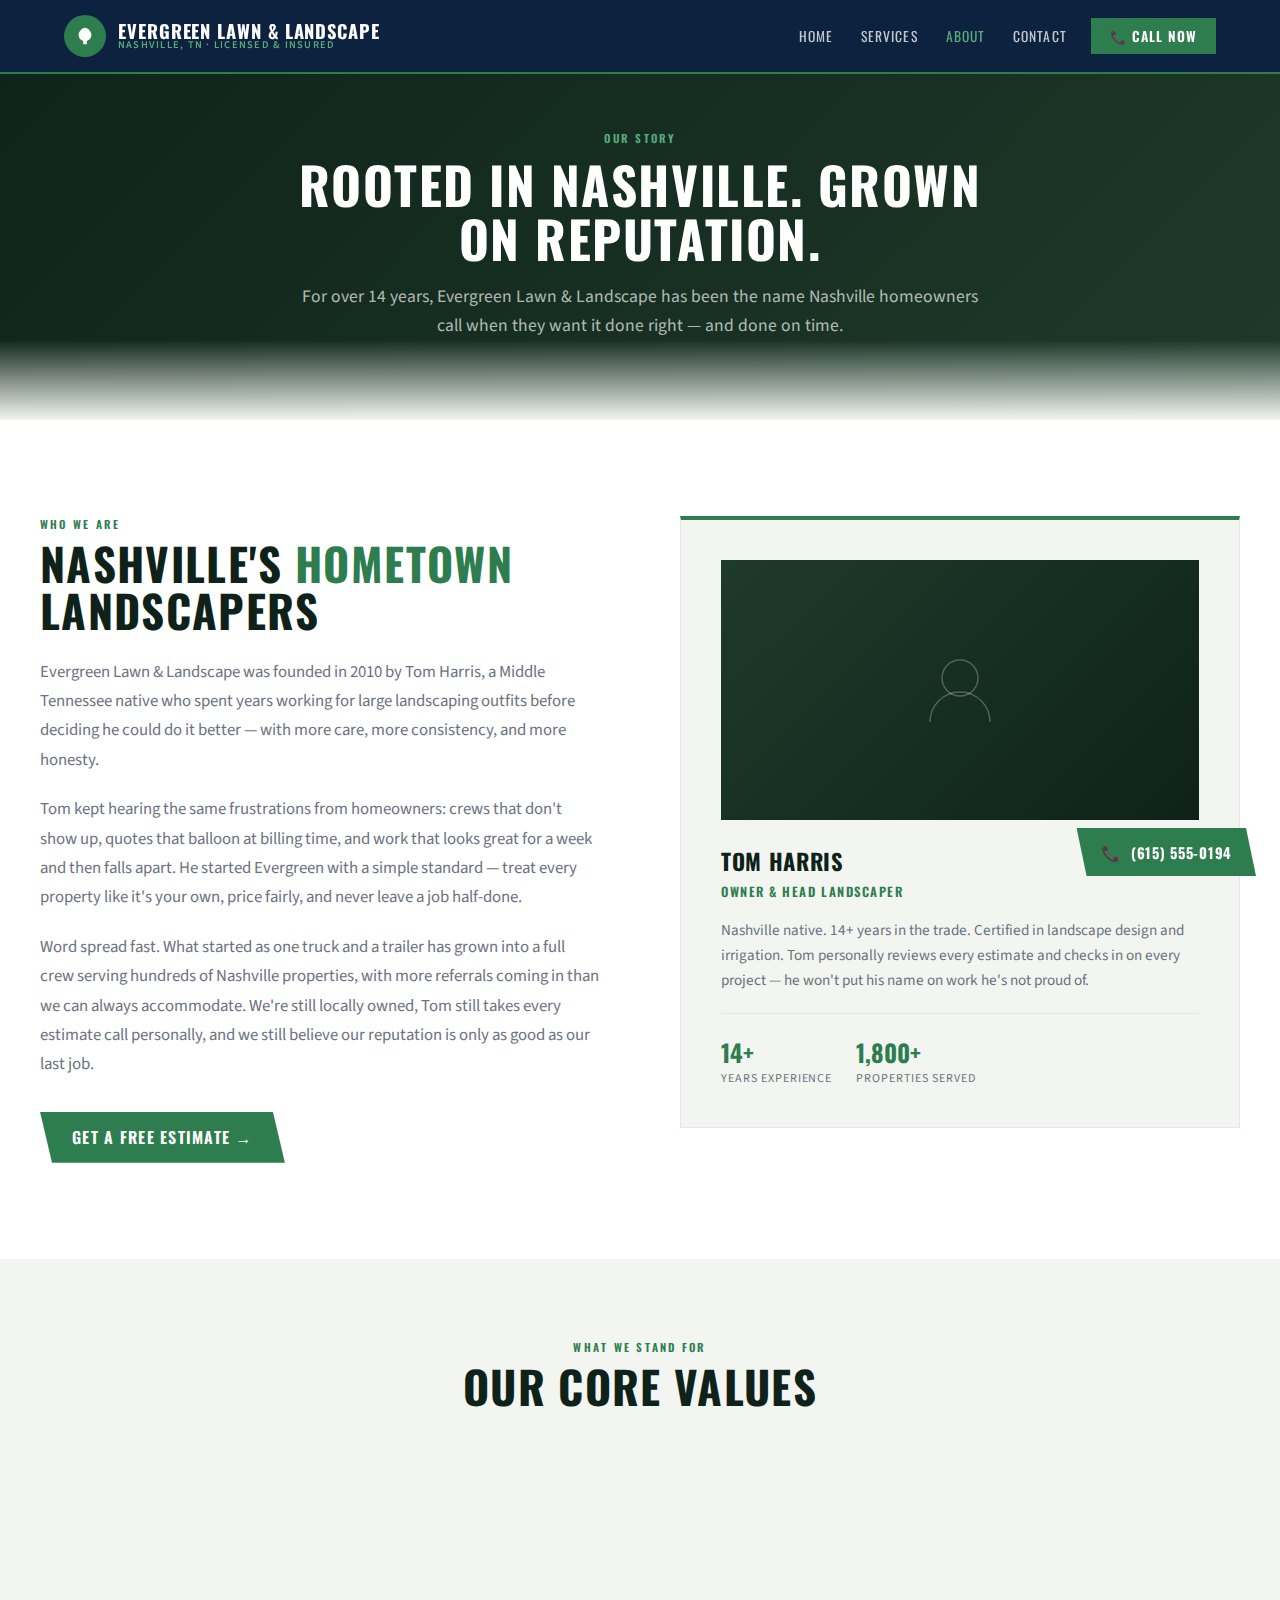
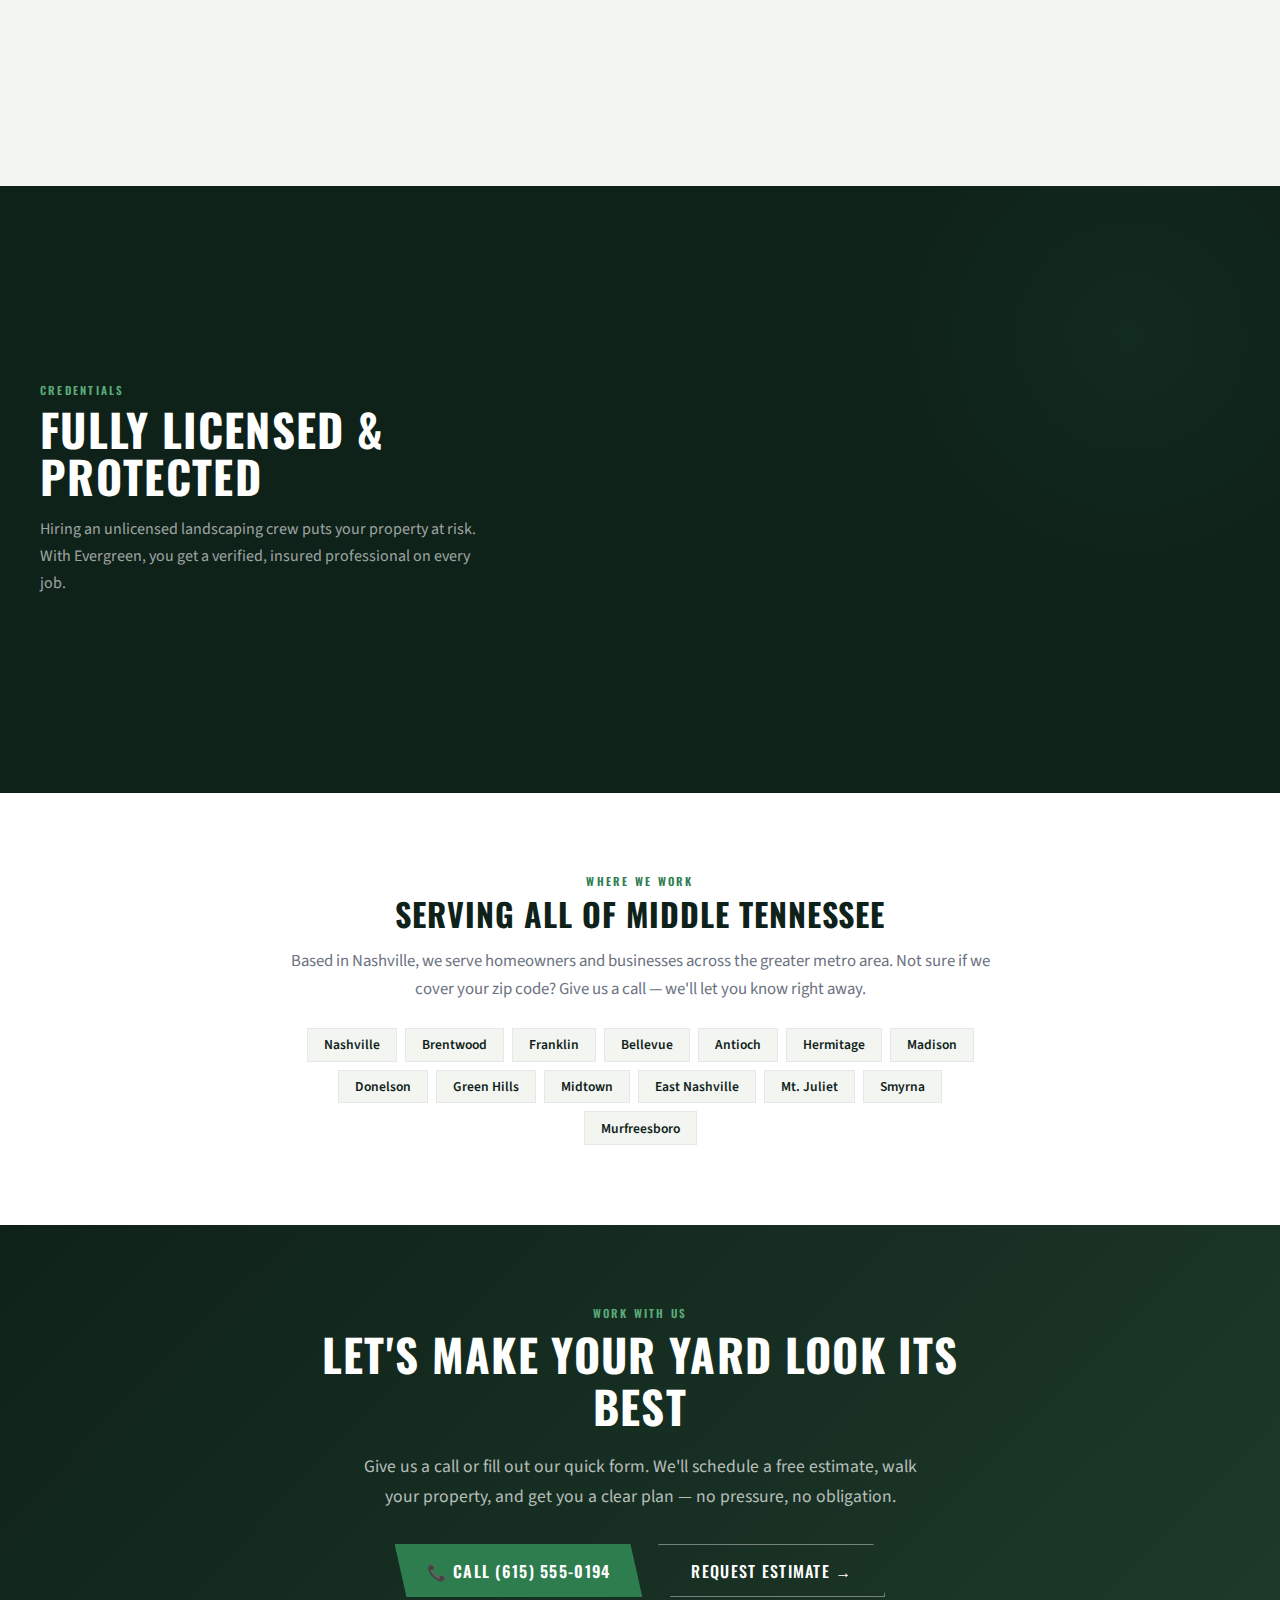
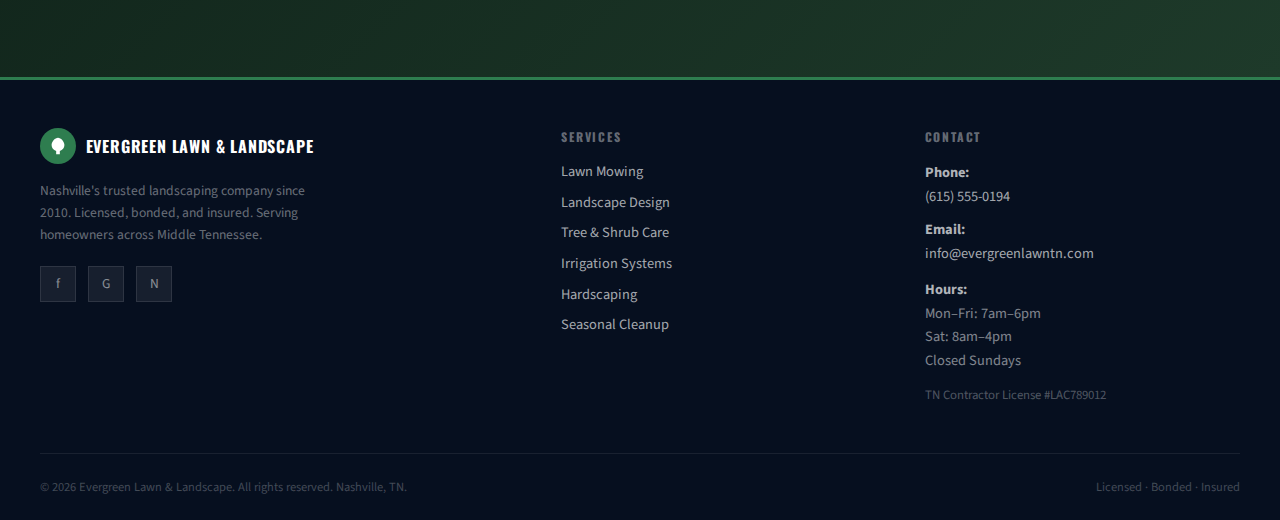
<file: about.html>
<!DOCTYPE html>
<html lang="en">
<head>
  <meta charset="UTF-8">
  <meta name="viewport" content="width=device-width, initial-scale=1.0">
  <title>About Us — Evergreen Lawn & Landscape | Nashville, TN</title>
  <meta name="description" content="Meet Tom Harris, founder of Evergreen Lawn & Landscape. 14+ years serving Nashville homeowners with reliable, quality landscaping. Licensed, bonded, and insured.">
  <link rel="preconnect" href="https://fonts.googleapis.com">
  <link rel="preconnect" href="https://fonts.gstatic.com" crossorigin>
  <link href="https://fonts.googleapis.com/css2?family=Oswald:wght@400;500;600;700&family=Source+Sans+3:wght@400;500;600&display=swap" rel="stylesheet">
  <link rel="stylesheet" href="style.css">
</head>
<body>

<!-- ── HEADER ── -->
<header>
  <div class="header-inner">
    <a href="index.html" class="logo-wrap">
      <div class="logo-icon">
        <svg viewBox="0 0 24 24" xmlns="http://www.w3.org/2000/svg" aria-hidden="true">
          <path d="M12 3C9 3 5 7 5 11c0 3 2 5.5 5 6.5V21h4v-3.5c3-1 5-3.5 5-6.5 0-4-4-8-7-8z" stroke="none"/>
        </svg>
      </div>
      <div class="logo-text">
        <span class="name">Evergreen Lawn &amp; Landscape</span>
        <span class="tagline">Nashville, TN &middot; Licensed &amp; Insured</span>
      </div>
    </a>
    <nav id="main-nav">
      <a href="index.html">Home</a>
      <a href="services.html">Services</a>
      <a href="about.html" class="active">About</a>
      <a href="contact.html">Contact</a>
      <a href="tel:6155550194" class="nav-cta">&#128222; Call Now</a>
    </nav>
    <button class="hamburger" id="hamburger" aria-label="Open menu" aria-expanded="false">
      <span></span><span></span><span></span>
    </button>
  </div>
</header>

<!-- ── PAGE HERO ── -->
<section class="page-hero">
  <div class="page-hero-inner">
    <div class="section-label">Our Story</div>
    <h1>Rooted in Nashville. Grown on Reputation.</h1>
    <p>For over 14 years, Evergreen Lawn &amp; Landscape has been the name Nashville homeowners call when they want it done right — and done on time.</p>
  </div>
</section>

<!-- ── ABOUT STORY ── -->
<section class="about-story">
  <div class="about-inner">
    <div class="about-text">
      <div class="section-label">Who We Are</div>
      <h2 class="section-title">Nashville's <em>Hometown</em> Landscapers</h2>
      <p>Evergreen Lawn &amp; Landscape was founded in 2010 by Tom Harris, a Middle Tennessee native who spent years working for large landscaping outfits before deciding he could do it better — with more care, more consistency, and more honesty.</p>
      <p>Tom kept hearing the same frustrations from homeowners: crews that don't show up, quotes that balloon at billing time, and work that looks great for a week and then falls apart. He started Evergreen with a simple standard — treat every property like it's your own, price fairly, and never leave a job half-done.</p>
      <p>Word spread fast. What started as one truck and a trailer has grown into a full crew serving hundreds of Nashville properties, with more referrals coming in than we can always accommodate. We're still locally owned, Tom still takes every estimate call personally, and we still believe our reputation is only as good as our last job.</p>
      <div style="margin-top: 2rem;">
        <a href="contact.html" class="btn-primary">Get a Free Estimate &rarr;</a>
      </div>
    </div>
    <div>
      <div class="owner-card">
        <div class="owner-placeholder" aria-label="Photo of Tom Harris">
          <svg viewBox="0 0 80 80" xmlns="http://www.w3.org/2000/svg" aria-hidden="true">
            <circle cx="40" cy="28" r="18" stroke-width="1.5"/>
            <path d="M10 72c0-16.57 13.43-30 30-30s30 13.43 30 30" stroke-width="1.5"/>
          </svg>
        </div>
        <h3>Tom Harris</h3>
        <p class="owner-title">Owner &amp; Head Landscaper</p>
        <p>Nashville native. 14+ years in the trade. Certified in landscape design and irrigation. Tom personally reviews every estimate and checks in on every project — he won't put his name on work he's not proud of.</p>
        <div style="margin-top: 1.25rem; padding-top: 1.25rem; border-top: 1px solid var(--gray-light);">
          <div style="display: flex; gap: 1.5rem;">
            <div>
              <div style="font-family: 'Oswald', sans-serif; font-size: 1.5rem; font-weight: 700; color: var(--blue);">14+</div>
              <div style="font-size: 0.75rem; color: var(--gray); text-transform: uppercase; letter-spacing: 0.08em;">Years Experience</div>
            </div>
            <div>
              <div style="font-family: 'Oswald', sans-serif; font-size: 1.5rem; font-weight: 700; color: var(--blue);">1,800+</div>
              <div style="font-size: 0.75rem; color: var(--gray); text-transform: uppercase; letter-spacing: 0.08em;">Properties Served</div>
            </div>
          </div>
        </div>
      </div>
    </div>
  </div>
</section>

<!-- ── VALUES ── -->
<section class="values-section">
  <div class="section-header" style="text-align: center;">
    <div class="section-label">What We Stand For</div>
    <h2 class="section-title">Our Core Values</h2>
  </div>
  <div class="values-grid">

    <div class="value-card js-reveal">
      <div class="value-icon">
        <svg viewBox="0 0 24 24"><path d="M12 22s8-4 8-10V5l-8-3-8 3v7c0 6 8 10 8 10z"/></svg>
      </div>
      <h3>Reliability</h3>
      <p>We show up when we say we will. Every week, every season. Consistency is the most important thing we deliver.</p>
    </div>

    <div class="value-card js-reveal reveal-delay-1">
      <div class="value-icon">
        <svg viewBox="0 0 24 24"><polyline points="20 6 9 17 4 12"/></svg>
      </div>
      <h3>Quality</h3>
      <p>We use professional-grade equipment and take the time to do each job right. We don't rush, and we don't cut corners.</p>
    </div>

    <div class="value-card js-reveal reveal-delay-2">
      <div class="value-icon">
        <svg viewBox="0 0 24 24"><circle cx="12" cy="12" r="10"/><polyline points="12 6 12 12 16 14"/></svg>
      </div>
      <h3>Honesty</h3>
      <p>We tell you what your property actually needs — nothing more. If something can wait, we'll say so. No upselling, ever.</p>
    </div>

    <div class="value-card js-reveal reveal-delay-3">
      <div class="value-icon">
        <svg viewBox="0 0 24 24"><line x1="12" y1="1" x2="12" y2="23"/><path d="M17 5H9.5a3.5 3.5 0 000 7h5a3.5 3.5 0 010 7H6"/></svg>
      </div>
      <h3>Fair Pricing</h3>
      <p>Free estimates, flat-rate jobs, and no surprise invoices. You know the full cost before we ever start a project.</p>
    </div>

  </div>
</section>

<!-- ── WHY US ── -->
<section class="why-us">
  <div class="why-inner">
    <div class="why-left">
      <div class="section-label">Credentials</div>
      <h2 class="section-title">Fully Licensed &amp; Protected</h2>
      <p>Hiring an unlicensed landscaping crew puts your property at risk. With Evergreen, you get a verified, insured professional on every job.</p>
    </div>
    <div class="why-grid">
      <div class="why-item js-reveal">
        <div class="icon">
          <svg viewBox="0 0 24 24"><rect x="3" y="4" width="18" height="16" rx="2"/><line x1="16" y1="2" x2="16" y2="6"/><line x1="8" y1="2" x2="8" y2="6"/><line x1="3" y1="10" x2="21" y2="10"/></svg>
        </div>
        <h4>TN Contractor License</h4>
        <p>License #LAC789012. Current, verified, and in good standing with the state of Tennessee.</p>
      </div>
      <div class="why-item js-reveal reveal-delay-1">
        <div class="icon">
          <svg viewBox="0 0 24 24"><path d="M12 22s8-4 8-10V5l-8-3-8 3v7c0 6 8 10 8 10z"/></svg>
        </div>
        <h4>Fully Bonded &amp; Insured</h4>
        <p>General liability coverage protects your property on every visit. We carry the paperwork — just ask.</p>
      </div>
      <div class="why-item js-reveal reveal-delay-2">
        <div class="icon">
          <svg viewBox="0 0 24 24"><path d="M22 11.08V12a10 10 0 11-5.93-9.14"/><polyline points="22 4 12 14.01 9 11.01"/></svg>
        </div>
        <h4>Background Checked Crew</h4>
        <p>Every member of our team has passed a thorough background check. Trust matters when people are on your property.</p>
      </div>
      <div class="why-item js-reveal reveal-delay-3">
        <div class="icon">
          <svg viewBox="0 0 24 24"><circle cx="12" cy="8" r="7"/><polyline points="8.21 13.89 7 23 12 20 17 23 15.79 13.88"/></svg>
        </div>
        <h4>Voted Nashville's Best</h4>
        <p>Recognized by local neighborhood associations as a top landscaping service three years running.</p>
      </div>
    </div>
  </div>
</section>

<!-- ── SERVICE AREA ── -->
<section class="service-area-section">
  <div class="service-area-inner">
    <div class="section-label">Where We Work</div>
    <h2 class="section-title" style="font-size: 2rem; margin-bottom: 1rem;">Serving All of Middle Tennessee</h2>
    <p>Based in Nashville, we serve homeowners and businesses across the greater metro area. Not sure if we cover your zip code? Give us a call — we'll let you know right away.</p>
    <div class="area-tags">
      <span class="area-tag">Nashville</span>
      <span class="area-tag">Brentwood</span>
      <span class="area-tag">Franklin</span>
      <span class="area-tag">Bellevue</span>
      <span class="area-tag">Antioch</span>
      <span class="area-tag">Hermitage</span>
      <span class="area-tag">Madison</span>
      <span class="area-tag">Donelson</span>
      <span class="area-tag">Green Hills</span>
      <span class="area-tag">Midtown</span>
      <span class="area-tag">East Nashville</span>
      <span class="area-tag">Mt. Juliet</span>
      <span class="area-tag">Smyrna</span>
      <span class="area-tag">Murfreesboro</span>
    </div>
  </div>
</section>

<!-- ── CTA ── -->
<section class="success">
  <div class="success-inner">
    <div class="section-label">Work With Us</div>
    <h2>Let's Make Your Yard Look Its Best</h2>
    <p>Give us a call or fill out our quick form. We'll schedule a free estimate, walk your property, and get you a clear plan — no pressure, no obligation.</p>
    <div style="display: flex; gap: 1rem; justify-content: center; flex-wrap: wrap;">
      <a href="tel:6155550194" class="btn-primary">&#128222; Call (615) 555-0194</a>
      <a href="contact.html" class="btn-secondary">Request Estimate &rarr;</a>
    </div>
  </div>
</section>

<!-- ── FOOTER ── -->
<footer>
  <div class="footer-inner">
    <div class="footer-top">
      <div class="footer-brand">
        <a href="index.html" class="footer-logo">
          <div class="logo-icon">
            <svg viewBox="0 0 24 24" xmlns="http://www.w3.org/2000/svg" aria-hidden="true"><path d="M12 3C9 3 5 7 5 11c0 3 2 5.5 5 6.5V21h4v-3.5c3-1 5-3.5 5-6.5 0-4-4-8-7-8z" stroke="none"/></svg>
          </div>
          <span class="name">Evergreen Lawn &amp; Landscape</span>
        </a>
        <p>Nashville's trusted landscaping company since 2010. Licensed, bonded, and insured. Serving homeowners across Middle Tennessee.</p>
        <div class="social-links">
          <a href="#" aria-label="Facebook">f</a>
          <a href="#" aria-label="Google">G</a>
          <a href="#" aria-label="Nextdoor">N</a>
        </div>
      </div>
      <div class="footer-col">
        <h4>Services</h4>
        <a href="services.html">Lawn Mowing</a>
        <a href="services.html">Landscape Design</a>
        <a href="services.html">Tree &amp; Shrub Care</a>
        <a href="services.html">Irrigation Systems</a>
        <a href="services.html">Hardscaping</a>
        <a href="services.html">Seasonal Cleanup</a>
      </div>
      <div class="footer-col">
        <h4>Contact</h4>
        <p><strong>Phone:</strong> <a href="tel:6155550194">(615) 555-0194</a></p>
        <p><strong>Email:</strong> <a href="mailto:info@evergreenlawntn.com">info@evergreen<wbr>lawntn.com</a></p>
        <p style="margin-top:0.75rem"><strong>Hours:</strong><br>Mon&ndash;Fri: 7am&ndash;6pm<br>Sat: 8am&ndash;4pm<br>Closed Sundays</p>
        <p style="margin-top:0.75rem; font-size:0.8rem; color:rgba(255,255,255,0.3)">TN Contractor License #LAC789012</p>
      </div>
    </div>
    <div class="footer-bottom">
      <span>&copy; 2026 Evergreen Lawn &amp; Landscape. All rights reserved. Nashville, TN.</span>
      <span>Licensed &middot; Bonded &middot; Insured</span>
    </div>
  </div>
</footer>

<a href="tel:6155550194" class="sticky-call" aria-label="Call Evergreen Lawn and Landscape">
  <span class="phone-icon">&#128222;</span>
  (615) 555-0194
</a>

<script>
  const hamburger = document.getElementById('hamburger');
  const nav = document.getElementById('main-nav');
  hamburger.addEventListener('click', function() {
    nav.classList.toggle('open');
    hamburger.setAttribute('aria-expanded', nav.classList.contains('open'));
  });

  const reveals = document.querySelectorAll('.js-reveal');
  if (reveals.length && 'IntersectionObserver' in window) {
    const observer = new IntersectionObserver(function(entries) {
      entries.forEach(function(entry) {
        if (entry.isIntersecting) {
          entry.target.classList.add('visible');
          observer.unobserve(entry.target);
        }
      });
    }, { threshold: 0.1 });
    reveals.forEach(function(el) { observer.observe(el); });
  } else {
    reveals.forEach(function(el) { el.classList.add('visible'); });
  }
</script>
</body>
</html>
</file>
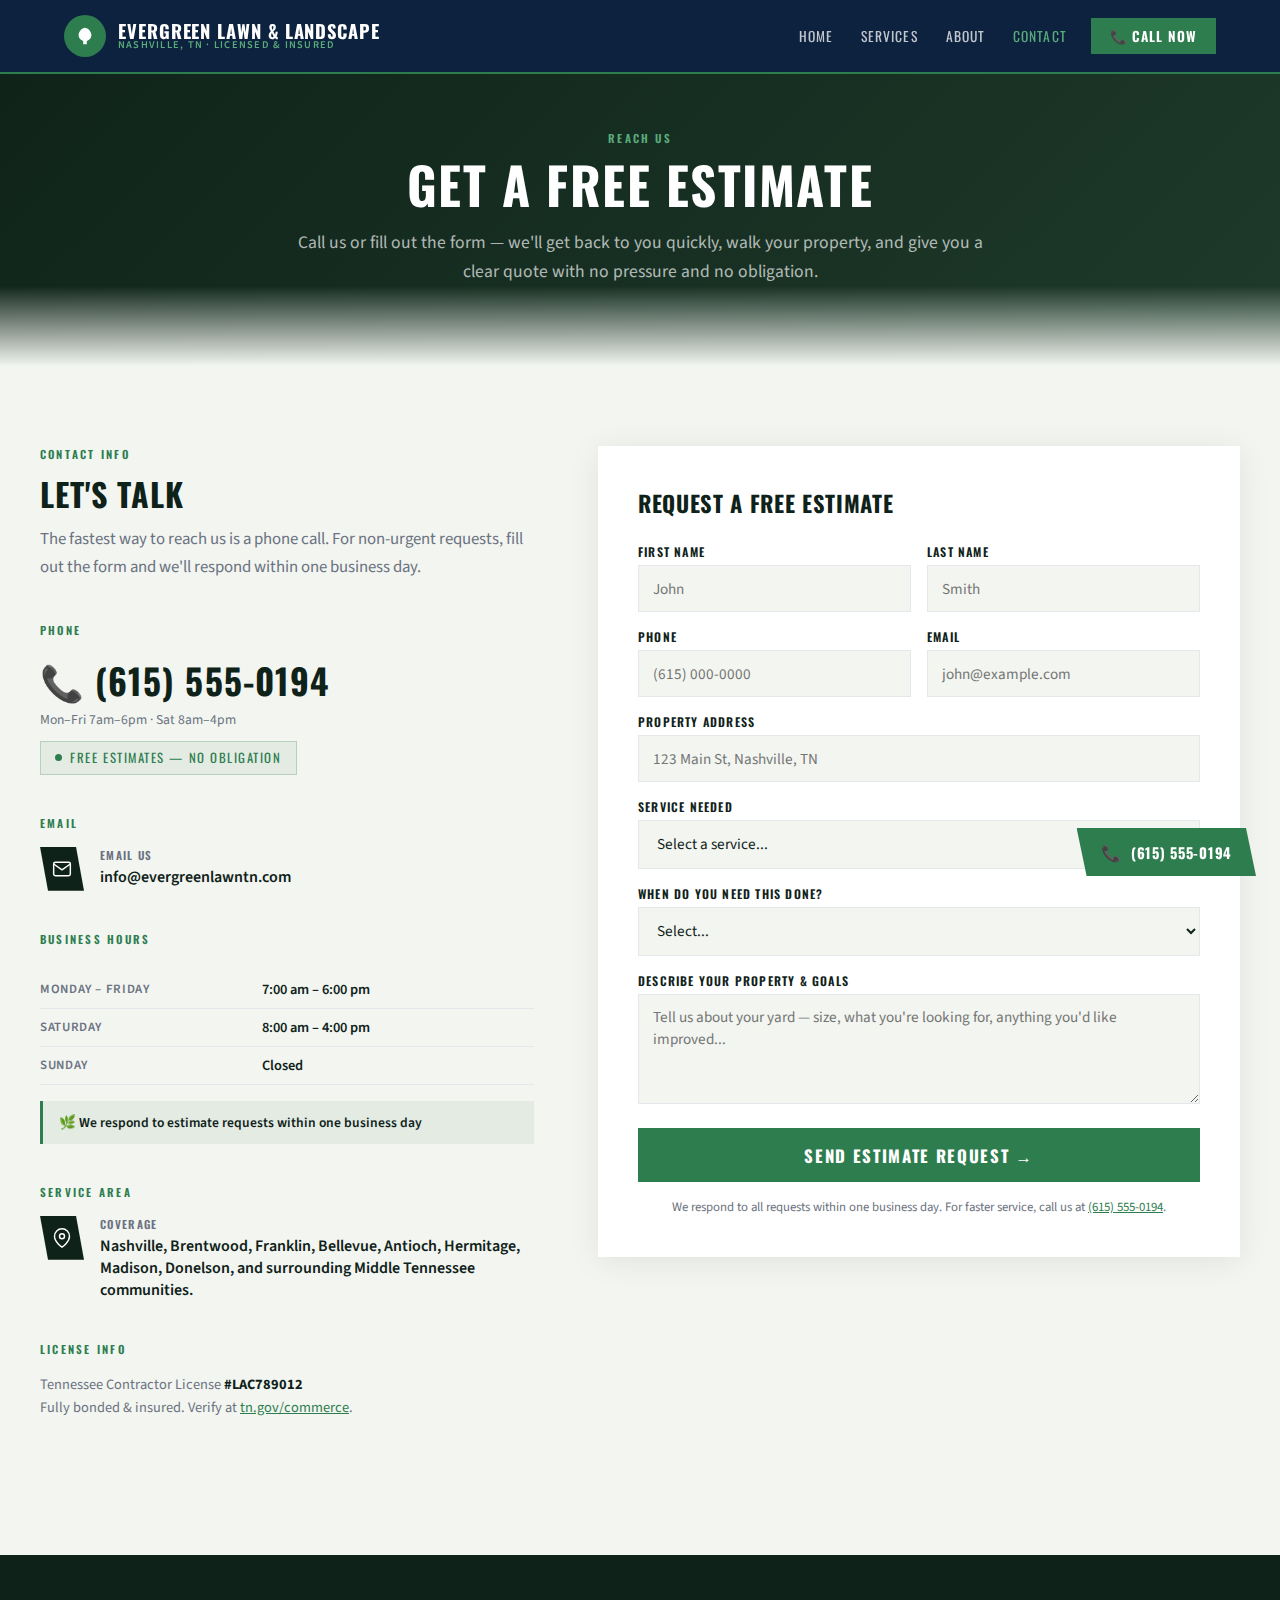
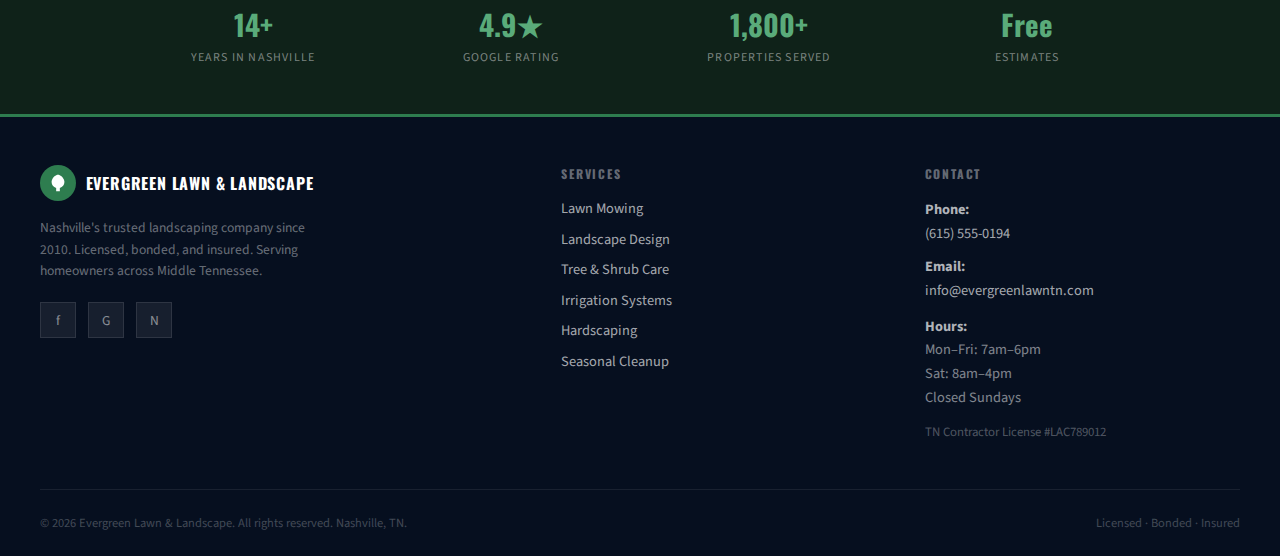
<file: contact.html>
<!DOCTYPE html>
<html lang="en">
<head>
  <meta charset="UTF-8">
  <meta name="viewport" content="width=device-width, initial-scale=1.0">
  <title>Contact Us — Evergreen Lawn & Landscape | Nashville, TN</title>
  <meta name="description" content="Call or request a free estimate from Evergreen Lawn & Landscape in Nashville, TN. Fast response, no obligation. (615) 555-0194. Licensed, insured, upfront pricing.">
  <link rel="preconnect" href="https://fonts.googleapis.com">
  <link rel="preconnect" href="https://fonts.gstatic.com" crossorigin>
  <link href="https://fonts.googleapis.com/css2?family=Oswald:wght@400;500;600;700&family=Source+Sans+3:wght@400;500;600&display=swap" rel="stylesheet">
  <link rel="stylesheet" href="style.css">
  <style>
    .contact-page {
      padding: 5rem 1.5rem 6rem;
      background: var(--off-white);
    }

    .contact-page-inner {
      max-width: 1200px;
      margin: 0 auto;
      display: grid;
      grid-template-columns: 1fr 1.3fr;
      gap: 4rem;
      align-items: start;
    }

    .contact-left h2 {
      font-size: clamp(1.6rem, 2.5vw, 2.2rem);
      color: var(--navy-deep);
      margin-bottom: 0.5rem;
    }

    .contact-left > p {
      color: var(--gray);
      line-height: 1.7;
      margin-bottom: 2.5rem;
      font-size: 1.05rem;
    }

    .contact-block {
      margin-bottom: 2.5rem;
    }

    .contact-block h3 {
      font-size: 0.7rem;
      font-family: 'Oswald', sans-serif;
      letter-spacing: 0.2em;
      text-transform: uppercase;
      color: var(--blue);
      font-weight: 600;
      margin-bottom: 1rem;
    }

    .big-phone {
      display: inline-flex;
      align-items: center;
      gap: 0.5rem;
      font-family: 'Oswald', sans-serif;
      font-size: clamp(1.6rem, 3vw, 2.2rem);
      font-weight: 700;
      color: var(--navy-deep);
      text-decoration: none;
      letter-spacing: 0.03em;
      transition: color 0.2s;
    }

    .big-phone:hover { color: var(--blue); }

    .big-phone-sub {
      font-size: 0.85rem;
      color: var(--gray);
      margin-top: 0.25rem;
    }

    .estimate-badge {
      display: inline-flex;
      align-items: center;
      gap: 0.5rem;
      background: rgba(46,125,79,0.08);
      border: 1px solid rgba(46,125,79,0.25);
      color: var(--blue);
      font-size: 0.8rem;
      font-family: 'Oswald', sans-serif;
      letter-spacing: 0.12em;
      text-transform: uppercase;
      padding: 0.4rem 0.9rem;
      margin-top: 0.75rem;
    }

    .estimate-badge::before {
      content: '';
      width: 7px; height: 7px;
      background: var(--blue);
      border-radius: 50%;
      animation: pulse 2s infinite;
    }

    @media (max-width: 900px) {
      .contact-page-inner { grid-template-columns: 1fr; gap: 2.5rem; }
    }
  </style>
</head>
<body>

<!-- ── HEADER ── -->
<header>
  <div class="header-inner">
    <a href="index.html" class="logo-wrap">
      <div class="logo-icon">
        <svg viewBox="0 0 24 24" xmlns="http://www.w3.org/2000/svg" aria-hidden="true">
          <path d="M12 3C9 3 5 7 5 11c0 3 2 5.5 5 6.5V21h4v-3.5c3-1 5-3.5 5-6.5 0-4-4-8-7-8z" stroke="none"/>
        </svg>
      </div>
      <div class="logo-text">
        <span class="name">Evergreen Lawn &amp; Landscape</span>
        <span class="tagline">Nashville, TN &middot; Licensed &amp; Insured</span>
      </div>
    </a>
    <nav id="main-nav">
      <a href="index.html">Home</a>
      <a href="services.html">Services</a>
      <a href="about.html">About</a>
      <a href="contact.html" class="active">Contact</a>
      <a href="tel:6155550194" class="nav-cta">&#128222; Call Now</a>
    </nav>
    <button class="hamburger" id="hamburger" aria-label="Open menu" aria-expanded="false">
      <span></span><span></span><span></span>
    </button>
  </div>
</header>

<!-- ── PAGE HERO ── -->
<section class="page-hero">
  <div class="page-hero-inner">
    <div class="section-label">Reach Us</div>
    <h1>Get a Free Estimate</h1>
    <p>Call us or fill out the form — we'll get back to you quickly, walk your property, and give you a clear quote with no pressure and no obligation.</p>
  </div>
</section>

<!-- ── CONTACT PAGE ── -->
<section class="contact-page">
  <div class="contact-page-inner">

    <!-- Left: Contact Info -->
    <div class="contact-left">
      <div class="section-label">Contact Info</div>
      <h2>Let's Talk</h2>
      <p>The fastest way to reach us is a phone call. For non-urgent requests, fill out the form and we'll respond within one business day.</p>

      <div class="contact-block">
        <h3>Phone</h3>
        <a href="tel:6155550194" class="big-phone">&#128222; (615) 555-0194</a>
        <p class="big-phone-sub">Mon&ndash;Fri 7am&ndash;6pm &middot; Sat 8am&ndash;4pm</p>
        <div class="estimate-badge">Free estimates — no obligation</div>
      </div>

      <div class="contact-block">
        <h3>Email</h3>
        <div class="contact-detail" style="margin-bottom: 0;">
          <div class="icon">
            <svg viewBox="0 0 24 24"><path d="M4 4h16c1.1 0 2 .9 2 2v12c0 1.1-.9 2-2 2H4c-1.1 0-2-.9-2-2V6c0-1.1.9-2 2-2z"/><polyline points="22,6 12,13 2,6"/></svg>
          </div>
          <div class="text">
            <span class="label">Email Us</span>
            <a href="mailto:info@evergreenlawntn.com">info@evergreenlawntn.com</a>
          </div>
        </div>
      </div>

      <div class="contact-block">
        <h3>Business Hours</h3>
        <table class="hours-table">
          <tbody>
            <tr>
              <td>Monday &ndash; Friday</td>
              <td>7:00 am &ndash; 6:00 pm</td>
            </tr>
            <tr>
              <td>Saturday</td>
              <td>8:00 am &ndash; 4:00 pm</td>
            </tr>
            <tr>
              <td>Sunday</td>
              <td>Closed</td>
            </tr>
          </tbody>
        </table>
        <div class="hours-emergency">
          &#127807; We respond to estimate requests within one business day
        </div>
      </div>

      <div class="contact-block">
        <h3>Service Area</h3>
        <div class="contact-detail" style="margin-bottom: 0;">
          <div class="icon">
            <svg viewBox="0 0 24 24"><path d="M21 10c0 7-9 13-9 13s-9-6-9-13a9 9 0 0118 0z"/><circle cx="12" cy="10" r="3"/></svg>
          </div>
          <div class="text">
            <span class="label">Coverage</span>
            <span>Nashville, Brentwood, Franklin, Bellevue, Antioch, Hermitage, Madison, Donelson, and surrounding Middle Tennessee communities.</span>
          </div>
        </div>
      </div>

      <div class="contact-block">
        <h3>License Info</h3>
        <p style="font-size: 0.9rem; color: var(--gray); line-height: 1.6;">Tennessee Contractor License <strong style="color: var(--navy-deep);">#LAC789012</strong><br>
        Fully bonded &amp; insured. Verify at <a href="#" style="color: var(--blue);">tn.gov/commerce</a>.</p>
      </div>
    </div>

    <!-- Right: Form -->
    <div class="contact-form">
      <h3>Request a Free Estimate</h3>
      <form>
        <div class="form-row">
          <div class="form-group">
            <label for="fname">First Name</label>
            <input type="text" id="fname" name="fname" placeholder="John" required>
          </div>
          <div class="form-group">
            <label for="lname">Last Name</label>
            <input type="text" id="lname" name="lname" placeholder="Smith" required>
          </div>
        </div>
        <div class="form-row">
          <div class="form-group">
            <label for="phone">Phone</label>
            <input type="tel" id="phone" name="phone" placeholder="(615) 000-0000" required>
          </div>
          <div class="form-group">
            <label for="email">Email</label>
            <input type="email" id="email" name="email" placeholder="john@example.com">
          </div>
        </div>
        <div class="form-group">
          <label for="address">Property Address</label>
          <input type="text" id="address" name="address" placeholder="123 Main St, Nashville, TN">
        </div>
        <div class="form-group">
          <label for="service">Service Needed</label>
          <select id="service" name="service">
            <option value="">Select a service...</option>
            <option>Lawn Mowing &amp; Maintenance</option>
            <option>Landscape Design &amp; Installation</option>
            <option>Tree &amp; Shrub Trimming</option>
            <option>Irrigation System Installation &amp; Repair</option>
            <option>Mulching &amp; Bed Care</option>
            <option>Hardscaping (Patios &amp; Walkways)</option>
            <option>Seasonal Cleanup</option>
            <option>Sod Installation &amp; Seeding</option>
            <option>Multiple Services / Not Sure</option>
          </select>
        </div>
        <div class="form-group">
          <label for="timeline">When Do You Need This Done?</label>
          <select id="timeline" name="timeline">
            <option value="">Select...</option>
            <option>As Soon As Possible</option>
            <option>Within 1–2 Weeks</option>
            <option>This Month</option>
            <option>Planning for Next Season</option>
            <option>Just Getting a Quote</option>
          </select>
        </div>
        <div class="form-group">
          <label for="message">Describe Your Property &amp; Goals</label>
          <textarea id="message" name="message" placeholder="Tell us about your yard — size, what you're looking for, anything you'd like improved..."></textarea>
        </div>
        <button type="submit" class="form-submit">Send Estimate Request &rarr;</button>
        <p style="font-size: 0.8rem; color: var(--gray); margin-top: 1rem; text-align: center; line-height: 1.5;">We respond to all requests within one business day. For faster service, call us at <a href="tel:6155550194" style="color: var(--blue);">(615) 555-0194</a>.</p>
      </form>
    </div>

  </div>
</section>

<!-- ── TRUST STRIP ── -->
<section style="background: var(--navy-deep); padding: 3rem 1.5rem;">
  <div style="max-width: 1000px; margin: 0 auto; display: grid; grid-template-columns: repeat(4, 1fr); gap: 2rem; text-align: center;">
    <div>
      <div style="font-family: 'Oswald', sans-serif; font-size: 1.8rem; font-weight: 700; color: var(--blue-light);">14+</div>
      <div style="font-size: 0.75rem; color: rgba(255,255,255,0.45); text-transform: uppercase; letter-spacing: 0.1em; margin-top: 0.25rem;">Years in Nashville</div>
    </div>
    <div>
      <div style="font-family: 'Oswald', sans-serif; font-size: 1.8rem; font-weight: 700; color: var(--blue-light);">4.9&#9733;</div>
      <div style="font-size: 0.75rem; color: rgba(255,255,255,0.45); text-transform: uppercase; letter-spacing: 0.1em; margin-top: 0.25rem;">Google Rating</div>
    </div>
    <div>
      <div style="font-family: 'Oswald', sans-serif; font-size: 1.8rem; font-weight: 700; color: var(--blue-light);">1,800+</div>
      <div style="font-size: 0.75rem; color: rgba(255,255,255,0.45); text-transform: uppercase; letter-spacing: 0.1em; margin-top: 0.25rem;">Properties Served</div>
    </div>
    <div>
      <div style="font-family: 'Oswald', sans-serif; font-size: 1.8rem; font-weight: 700; color: var(--blue-light);">Free</div>
      <div style="font-size: 0.75rem; color: rgba(255,255,255,0.45); text-transform: uppercase; letter-spacing: 0.1em; margin-top: 0.25rem;">Estimates</div>
    </div>
  </div>
</section>

<!-- ── FOOTER ── -->
<footer>
  <div class="footer-inner">
    <div class="footer-top">
      <div class="footer-brand">
        <a href="index.html" class="footer-logo">
          <div class="logo-icon">
            <svg viewBox="0 0 24 24" xmlns="http://www.w3.org/2000/svg" aria-hidden="true"><path d="M12 3C9 3 5 7 5 11c0 3 2 5.5 5 6.5V21h4v-3.5c3-1 5-3.5 5-6.5 0-4-4-8-7-8z" stroke="none"/></svg>
          </div>
          <span class="name">Evergreen Lawn &amp; Landscape</span>
        </a>
        <p>Nashville's trusted landscaping company since 2010. Licensed, bonded, and insured. Serving homeowners across Middle Tennessee.</p>
        <div class="social-links">
          <a href="#" aria-label="Facebook">f</a>
          <a href="#" aria-label="Google">G</a>
          <a href="#" aria-label="Nextdoor">N</a>
        </div>
      </div>
      <div class="footer-col">
        <h4>Services</h4>
        <a href="services.html">Lawn Mowing</a>
        <a href="services.html">Landscape Design</a>
        <a href="services.html">Tree &amp; Shrub Care</a>
        <a href="services.html">Irrigation Systems</a>
        <a href="services.html">Hardscaping</a>
        <a href="services.html">Seasonal Cleanup</a>
      </div>
      <div class="footer-col">
        <h4>Contact</h4>
        <p><strong>Phone:</strong> <a href="tel:6155550194">(615) 555-0194</a></p>
        <p><strong>Email:</strong> <a href="mailto:info@evergreenlawntn.com">info@evergreen<wbr>lawntn.com</a></p>
        <p style="margin-top:0.75rem"><strong>Hours:</strong><br>Mon&ndash;Fri: 7am&ndash;6pm<br>Sat: 8am&ndash;4pm<br>Closed Sundays</p>
        <p style="margin-top:0.75rem; font-size:0.8rem; color:rgba(255,255,255,0.3)">TN Contractor License #LAC789012</p>
      </div>
    </div>
    <div class="footer-bottom">
      <span>&copy; 2026 Evergreen Lawn &amp; Landscape. All rights reserved. Nashville, TN.</span>
      <span>Licensed &middot; Bonded &middot; Insured</span>
    </div>
  </div>
</footer>

<a href="tel:6155550194" class="sticky-call" aria-label="Call Evergreen Lawn and Landscape">
  <span class="phone-icon">&#128222;</span>
  (615) 555-0194
</a>

<script>
  const hamburger = document.getElementById('hamburger');
  const nav = document.getElementById('main-nav');
  hamburger.addEventListener('click', function() {
    nav.classList.toggle('open');
    hamburger.setAttribute('aria-expanded', nav.classList.contains('open'));
  });
</script>
</body>
</html>
</file>
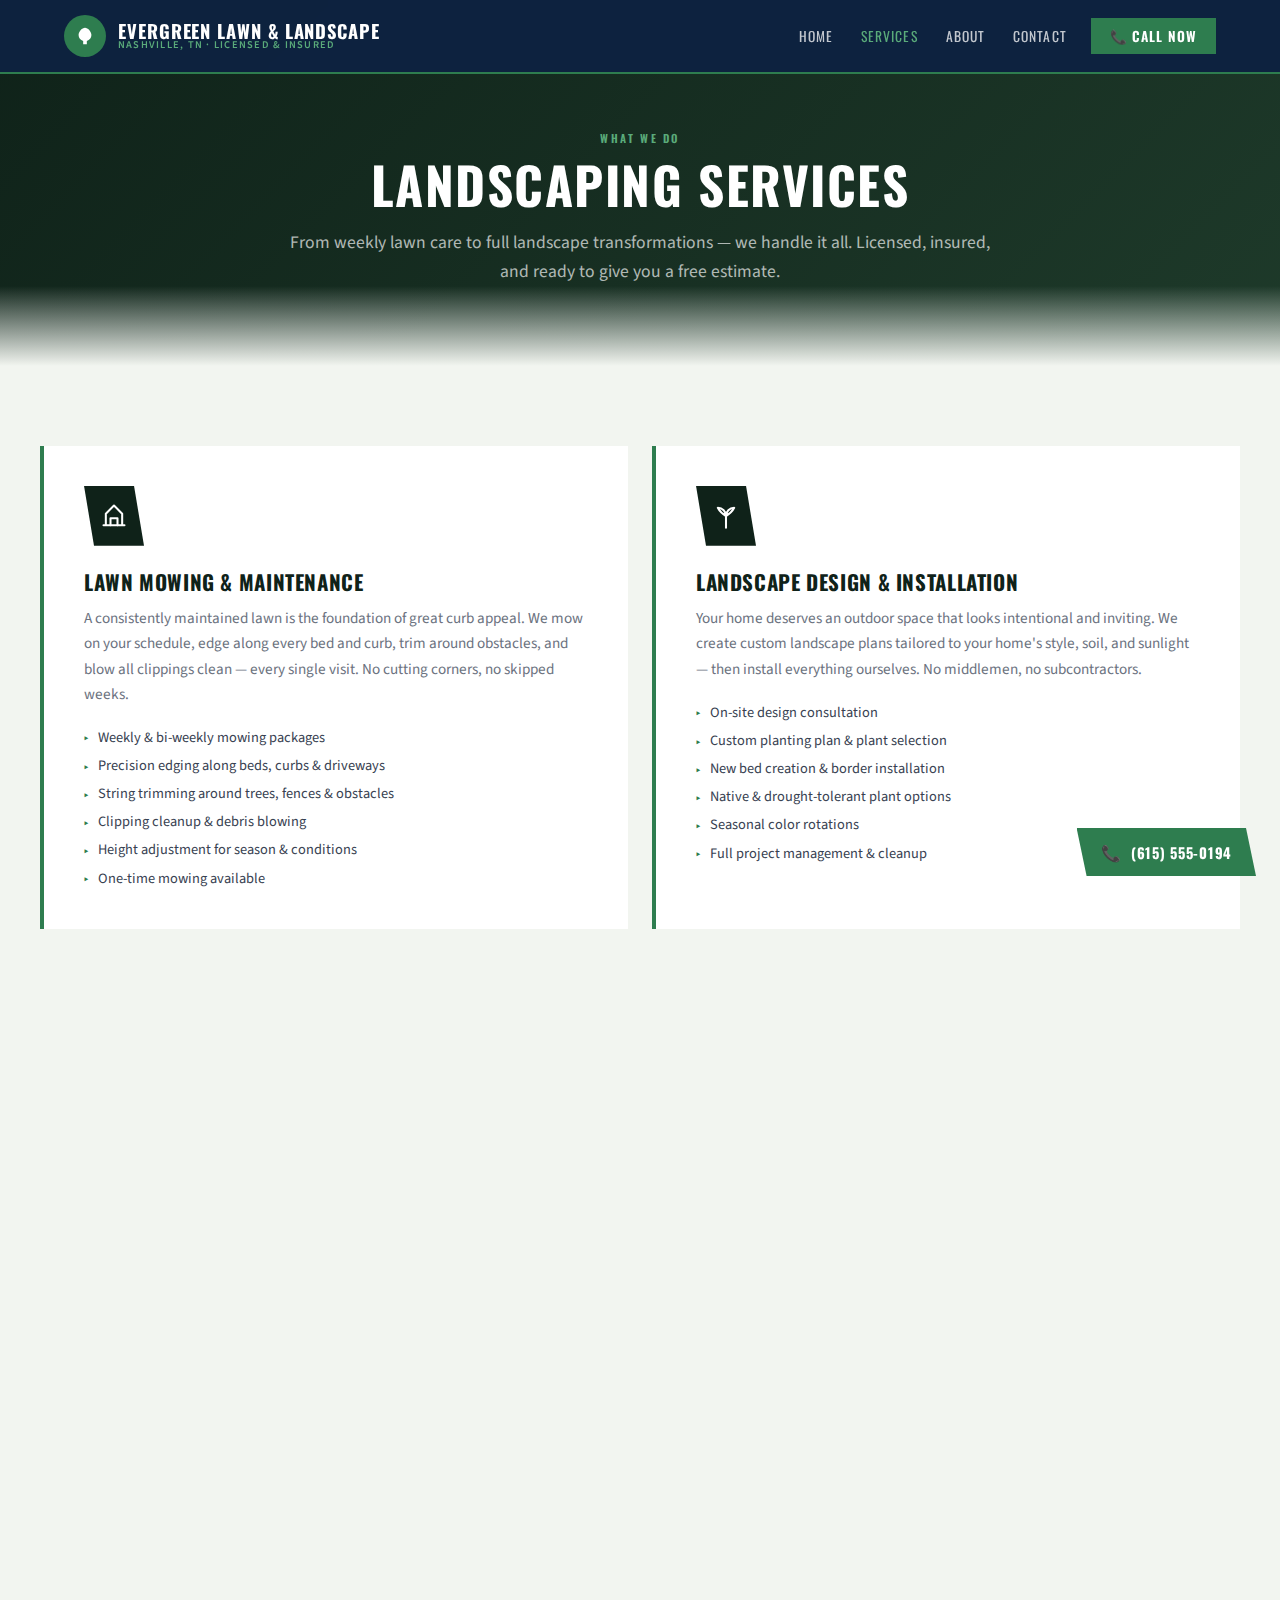
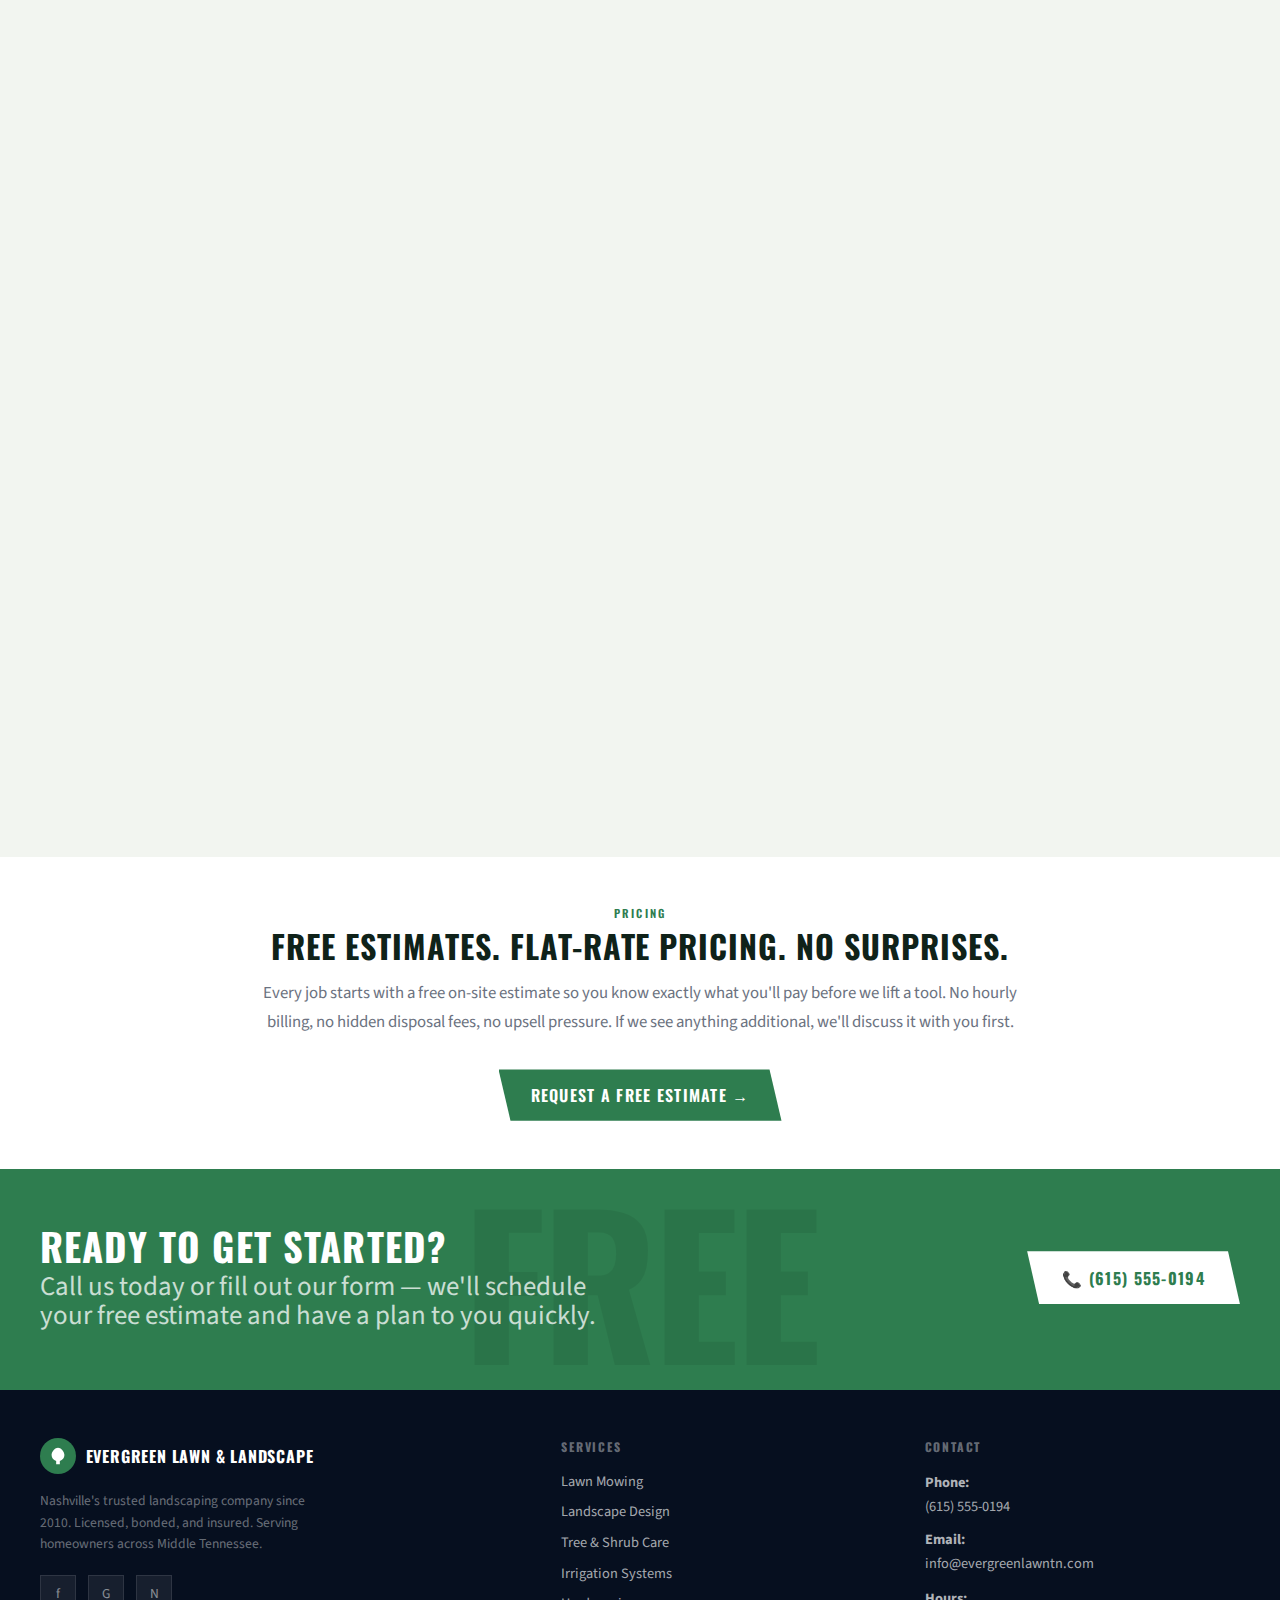
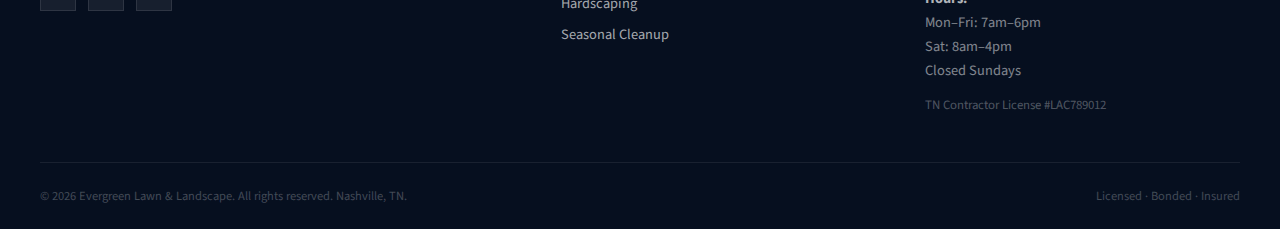
<file: services.html>
<!DOCTYPE html>
<html lang="en">
<head>
  <meta charset="UTF-8">
  <meta name="viewport" content="width=device-width, initial-scale=1.0">
  <title>Landscaping Services — Evergreen Lawn & Landscape | Nashville, TN</title>
  <meta name="description" content="Lawn mowing, landscape design, tree trimming, irrigation, mulching, hardscaping, seasonal cleanup, and sod installation. Nashville's licensed landscaper. Call (615) 555-0194.">
  <link rel="preconnect" href="https://fonts.googleapis.com">
  <link rel="preconnect" href="https://fonts.gstatic.com" crossorigin>
  <link href="https://fonts.googleapis.com/css2?family=Oswald:wght@400;500;600;700&family=Source+Sans+3:wght@400;500;600&display=swap" rel="stylesheet">
  <link rel="stylesheet" href="style.css">
</head>
<body>

<!-- ── HEADER ── -->
<header>
  <div class="header-inner">
    <a href="index.html" class="logo-wrap">
      <div class="logo-icon">
        <svg viewBox="0 0 24 24" xmlns="http://www.w3.org/2000/svg" aria-hidden="true">
          <path d="M12 3C9 3 5 7 5 11c0 3 2 5.5 5 6.5V21h4v-3.5c3-1 5-3.5 5-6.5 0-4-4-8-7-8z" stroke="none"/>
        </svg>
      </div>
      <div class="logo-text">
        <span class="name">Evergreen Lawn &amp; Landscape</span>
        <span class="tagline">Nashville, TN &middot; Licensed &amp; Insured</span>
      </div>
    </a>
    <nav id="main-nav">
      <a href="index.html">Home</a>
      <a href="services.html" class="active">Services</a>
      <a href="about.html">About</a>
      <a href="contact.html">Contact</a>
      <a href="tel:6155550194" class="nav-cta">&#128222; Call Now</a>
    </nav>
    <button class="hamburger" id="hamburger" aria-label="Open menu" aria-expanded="false">
      <span></span><span></span><span></span>
    </button>
  </div>
</header>

<!-- ── PAGE HERO ── -->
<section class="page-hero">
  <div class="page-hero-inner">
    <div class="section-label">What We Do</div>
    <h1>Landscaping Services</h1>
    <p>From weekly lawn care to full landscape transformations — we handle it all. Licensed, insured, and ready to give you a free estimate.</p>
  </div>
</section>

<!-- ── FULL SERVICES GRID ── -->
<section class="services-full">
  <div class="services-full-grid">

    <!-- Lawn Mowing -->
    <div class="service-full-card js-reveal">
      <div class="service-icon">
        <svg viewBox="0 0 24 24"><path d="M3 20h18M5 20V10l7-7 7 7v10"/><path d="M9 20v-6h6v6"/></svg>
      </div>
      <h3>Lawn Mowing &amp; Maintenance</h3>
      <p>A consistently maintained lawn is the foundation of great curb appeal. We mow on your schedule, edge along every bed and curb, trim around obstacles, and blow all clippings clean — every single visit. No cutting corners, no skipped weeks.</p>
      <ul class="service-list">
        <li>Weekly &amp; bi-weekly mowing packages</li>
        <li>Precision edging along beds, curbs &amp; driveways</li>
        <li>String trimming around trees, fences &amp; obstacles</li>
        <li>Clipping cleanup &amp; debris blowing</li>
        <li>Height adjustment for season &amp; conditions</li>
        <li>One-time mowing available</li>
      </ul>
    </div>

    <!-- Landscape Design -->
    <div class="service-full-card js-reveal reveal-delay-1">
      <div class="service-icon">
        <svg viewBox="0 0 24 24"><path d="M12 22V12M12 12C12 12 7 9 5 5c4 0 7 3 7 7zM12 12c0 0 5-3 7-7-4 0-7 3-7 7z"/></svg>
      </div>
      <h3>Landscape Design &amp; Installation</h3>
      <p>Your home deserves an outdoor space that looks intentional and inviting. We create custom landscape plans tailored to your home's style, soil, and sunlight — then install everything ourselves. No middlemen, no subcontractors.</p>
      <ul class="service-list">
        <li>On-site design consultation</li>
        <li>Custom planting plan &amp; plant selection</li>
        <li>New bed creation &amp; border installation</li>
        <li>Native &amp; drought-tolerant plant options</li>
        <li>Seasonal color rotations</li>
        <li>Full project management &amp; cleanup</li>
      </ul>
    </div>

    <!-- Tree & Shrub -->
    <div class="service-full-card js-reveal">
      <div class="service-icon">
        <svg viewBox="0 0 24 24"><path d="M12 2v20M8 6c0 0 1 3 4 4M16 6c0 0-1 3-4 4M6 14c0 0 2 2 6 2s6-2 6-2"/></svg>
      </div>
      <h3>Tree &amp; Shrub Trimming</h3>
      <p>Overgrown trees and shapeless shrubs drag down even a well-maintained lawn. Our crew prunes to proper horticultural standards — promoting healthy growth and keeping your plantings looking their best year-round.</p>
      <ul class="service-list">
        <li>Tree crown pruning &amp; clearance trimming</li>
        <li>Shrub shaping &amp; formal hedging</li>
        <li>Dead, diseased &amp; crossing branch removal</li>
        <li>Ornamental tree care</li>
        <li>Storm damage trimming &amp; cleanup</li>
        <li>Debris haul-away included</li>
      </ul>
    </div>

    <!-- Irrigation -->
    <div class="service-full-card js-reveal reveal-delay-1">
      <div class="service-icon">
        <svg viewBox="0 0 24 24"><path d="M4 4l4 4M20 4l-4 4M12 3v5M5 15a7 7 0 0014 0M8 19h8M10 22h4"/></svg>
      </div>
      <h3>Irrigation System Installation &amp; Repair</h3>
      <p>A properly designed irrigation system keeps your lawn and beds healthy while cutting water waste. We install new systems, repair existing ones, and perform seasonal startup and winterization to protect your investment.</p>
      <ul class="service-list">
        <li>New irrigation system design &amp; installation</li>
        <li>Drip irrigation for beds &amp; gardens</li>
        <li>Sprinkler head repair &amp; replacement</li>
        <li>Controller programming &amp; upgrades</li>
        <li>Spring startup &amp; fall winterization</li>
        <li>Leak detection &amp; pressure diagnosis</li>
      </ul>
    </div>

    <!-- Mulching -->
    <div class="service-full-card js-reveal">
      <div class="service-icon">
        <svg viewBox="0 0 24 24"><path d="M3 6h18M3 10h18M3 14h18M3 18h18"/></svg>
      </div>
      <h3>Mulching &amp; Bed Maintenance</h3>
      <p>Fresh mulch suppresses weeds, retains moisture, and instantly upgrades the look of your beds. We top off existing beds, create clean edges, and pull weeds before mulching so results last longer.</p>
      <ul class="service-list">
        <li>Hardwood &amp; pine mulch installation</li>
        <li>Bed edging &amp; border definition</li>
        <li>Weed pulling &amp; pre-emergent treatment</li>
        <li>Mulch depth maintained at 2–3 inches</li>
        <li>Color-matched mulch options</li>
        <li>Annual refresh programs available</li>
      </ul>
    </div>

    <!-- Hardscaping -->
    <div class="service-full-card js-reveal reveal-delay-1">
      <div class="service-icon">
        <svg viewBox="0 0 24 24"><rect x="3" y="14" width="8" height="7" rx="1"/><rect x="13" y="14" width="8" height="7" rx="1"/><rect x="3" y="3" width="18" height="8" rx="1"/></svg>
      </div>
      <h3>Hardscaping — Patios &amp; Walkways</h3>
      <p>Hardscaping adds structure, function, and value to your outdoor space. We design and install patios, walkways, retaining walls, and steps that complement your home and hold up for decades.</p>
      <ul class="service-list">
        <li>Paver patio design &amp; installation</li>
        <li>Flagstone &amp; natural stone walkways</li>
        <li>Retaining walls &amp; garden borders</li>
        <li>Concrete curbing &amp; edging</li>
        <li>Gravel pathways &amp; drainage solutions</li>
        <li>Step installation &amp; repair</li>
      </ul>
    </div>

    <!-- Seasonal Cleanup -->
    <div class="service-full-card js-reveal">
      <div class="service-icon">
        <svg viewBox="0 0 24 24"><path d="M4 4l4 4M20 4l-4 4M12 3v5M5 15a7 7 0 0014 0M8 19h8M10 22h4"/></svg>
      </div>
      <h3>Seasonal Cleanup</h3>
      <p>Spring and fall cleanups are some of the highest-value services we offer. We clear out winter debris, prep beds for the growing season, and clean up fallen leaves before they smother your turf and plantings.</p>
      <ul class="service-list">
        <li>Spring cleanup &amp; bed prep</li>
        <li>Fall leaf removal &amp; blowing</li>
        <li>Leaf bagging or haul-away</li>
        <li>Cut-back of ornamental grasses &amp; perennials</li>
        <li>Gutter cleaning add-on available</li>
        <li>Winter prep &amp; plant protection</li>
      </ul>
    </div>

    <!-- Sod -->
    <div class="service-full-card js-reveal reveal-delay-1">
      <div class="service-icon">
        <svg viewBox="0 0 24 24"><path d="M3 18h18M3 14h18M7 10c0-3 2-6 5-7 3 1 5 4 5 7"/><path d="M9 10h6"/></svg>
      </div>
      <h3>Sod Installation &amp; Seeding</h3>
      <p>Whether you need to repair bare patches or install a brand-new lawn, we source quality sod matched to Tennessee's climate and handle full grading, soil prep, and installation. We also offer overseeding for thin or damaged lawns.</p>
      <ul class="service-list">
        <li>Full lawn sod installation</li>
        <li>Spot repair &amp; bare patch replacement</li>
        <li>Soil grading &amp; preparation</li>
        <li>Bermuda, Zoysia &amp; Fescue sod options</li>
        <li>Overseeding for thin lawns</li>
        <li>Post-installation watering guidance</li>
      </ul>
    </div>

  </div>
</section>

<!-- ── PRICING NOTE ── -->
<section style="padding: 3rem 1.5rem; background: var(--white);">
  <div style="max-width: 760px; margin: 0 auto; text-align: center;">
    <div class="section-label">Pricing</div>
    <h2 class="section-title" style="font-size: 2rem; margin-bottom: 1rem;">Free Estimates. Flat-Rate Pricing. No Surprises.</h2>
    <p style="color: var(--gray); line-height: 1.75; font-size: 1.05rem; margin-bottom: 2rem;">Every job starts with a free on-site estimate so you know exactly what you'll pay before we lift a tool. No hourly billing, no hidden disposal fees, no upsell pressure. If we see anything additional, we'll discuss it with you first.</p>
    <a href="contact.html" class="btn-primary">Request a Free Estimate &rarr;</a>
  </div>
</section>

<!-- ── FREE ESTIMATE CALLOUT ── -->
<section class="emergency-callout">
  <div class="emergency-inner">
    <h2>
      Ready to Get Started?
      <span>Call us today or fill out our form — we'll schedule your free estimate and have a plan to you quickly.</span>
    </h2>
    <a href="tel:6155550194" class="btn-white">&#128222; (615) 555-0194</a>
  </div>
</section>

<!-- ── FOOTER ── -->
<footer>
  <div class="footer-inner">
    <div class="footer-top">
      <div class="footer-brand">
        <a href="index.html" class="footer-logo">
          <div class="logo-icon">
            <svg viewBox="0 0 24 24" xmlns="http://www.w3.org/2000/svg" aria-hidden="true"><path d="M12 3C9 3 5 7 5 11c0 3 2 5.5 5 6.5V21h4v-3.5c3-1 5-3.5 5-6.5 0-4-4-8-7-8z" stroke="none"/></svg>
          </div>
          <span class="name">Evergreen Lawn &amp; Landscape</span>
        </a>
        <p>Nashville's trusted landscaping company since 2010. Licensed, bonded, and insured. Serving homeowners across Middle Tennessee.</p>
        <div class="social-links">
          <a href="#" aria-label="Facebook">f</a>
          <a href="#" aria-label="Google">G</a>
          <a href="#" aria-label="Nextdoor">N</a>
        </div>
      </div>
      <div class="footer-col">
        <h4>Services</h4>
        <a href="services.html">Lawn Mowing</a>
        <a href="services.html">Landscape Design</a>
        <a href="services.html">Tree &amp; Shrub Care</a>
        <a href="services.html">Irrigation Systems</a>
        <a href="services.html">Hardscaping</a>
        <a href="services.html">Seasonal Cleanup</a>
      </div>
      <div class="footer-col">
        <h4>Contact</h4>
        <p><strong>Phone:</strong> <a href="tel:6155550194">(615) 555-0194</a></p>
        <p><strong>Email:</strong> <a href="mailto:info@evergreenlawntn.com">info@evergreen<wbr>lawntn.com</a></p>
        <p style="margin-top:0.75rem"><strong>Hours:</strong><br>Mon&ndash;Fri: 7am&ndash;6pm<br>Sat: 8am&ndash;4pm<br>Closed Sundays</p>
        <p style="margin-top:0.75rem; font-size:0.8rem; color:rgba(255,255,255,0.3)">TN Contractor License #LAC789012</p>
      </div>
    </div>
    <div class="footer-bottom">
      <span>&copy; 2026 Evergreen Lawn &amp; Landscape. All rights reserved. Nashville, TN.</span>
      <span>Licensed &middot; Bonded &middot; Insured</span>
    </div>
  </div>
</footer>

<a href="tel:6155550194" class="sticky-call" aria-label="Call Evergreen Lawn and Landscape">
  <span class="phone-icon">&#128222;</span>
  (615) 555-0194
</a>

<script>
  const hamburger = document.getElementById('hamburger');
  const nav = document.getElementById('main-nav');
  hamburger.addEventListener('click', function() {
    nav.classList.toggle('open');
    hamburger.setAttribute('aria-expanded', nav.classList.contains('open'));
  });

  const reveals = document.querySelectorAll('.js-reveal');
  if (reveals.length && 'IntersectionObserver' in window) {
    const observer = new IntersectionObserver(function(entries) {
      entries.forEach(function(entry) {
        if (entry.isIntersecting) {
          entry.target.classList.add('visible');
          observer.unobserve(entry.target);
        }
      });
    }, { threshold: 0.1 });
    reveals.forEach(function(el) { observer.observe(el); });
  } else {
    reveals.forEach(function(el) { el.classList.add('visible'); });
  }
</script>
</body>
</html>
</file>
<file: style.css>
/* ── EVERGREEN LAWN & LANDSCAPE — Shared Stylesheet ── */

*, *::before, *::after { box-sizing: border-box; margin: 0; padding: 0; }

:root {
  --navy: #1e3a2a;
  --navy-deep: #0f2219;
  --blue: #2e7d4f;
  --blue-dark: #1d5c38;
  --blue-light: #5aab7a;
  --white: #ffffff;
  --off-white: #f2f5f0;
  --gray: #6b7280;
  --gray-light: #e5e7eb;
}

html { scroll-behavior: smooth; overflow-x: hidden; }

body {
  font-family: 'Source Sans 3', sans-serif;
  color: #1f2937;
  background: var(--white);
  overflow-x: hidden;
}

h1, h2, h3, h4, .display {
  font-family: 'Oswald', sans-serif;
  text-transform: uppercase;
  letter-spacing: 0.03em;
}

/* ── HEADER ── */
header {
  position: fixed;
  top: 0; left: 0; right: 0;
  z-index: 100;
  background: rgba(13, 34, 64, 0.97);
  backdrop-filter: blur(8px);
  border-bottom: 2px solid var(--blue);
}

.header-inner {
  max-width: 1200px;
  margin: 0 auto;
  padding: 0 1.5rem;
  height: 72px;
  display: flex;
  align-items: center;
  justify-content: space-between;
}

.logo-wrap {
  display: flex;
  align-items: center;
  gap: 0.75rem;
  text-decoration: none;
}

.logo-icon {
  width: 42px; height: 42px;
  background: var(--blue);
  border-radius: 50%;
  display: flex;
  align-items: center;
  justify-content: center;
  flex-shrink: 0;
}

.logo-icon svg {
  width: 22px; height: 22px;
  fill: var(--white);
  stroke: none;
}

.logo-text {
  display: flex;
  flex-direction: column;
  line-height: 1;
}

.logo-text .name {
  font-family: 'Oswald', sans-serif;
  font-weight: 700;
  font-size: 1.15rem;
  color: var(--white);
  text-transform: uppercase;
  letter-spacing: 0.05em;
}

.logo-text .tagline {
  font-size: 0.65rem;
  color: var(--blue-light);
  text-transform: uppercase;
  letter-spacing: 0.12em;
  font-weight: 600;
}

nav {
  display: flex;
  align-items: center;
  gap: 0.25rem;
}

nav a {
  color: rgba(255,255,255,0.75);
  text-decoration: none;
  font-family: 'Oswald', sans-serif;
  font-size: 0.85rem;
  letter-spacing: 0.08em;
  text-transform: uppercase;
  padding: 0.4rem 0.75rem;
  border-radius: 3px;
  transition: color 0.2s, background 0.2s;
}

nav a:hover { color: var(--white); background: rgba(255,255,255,0.08); }
nav a.active { color: var(--blue-light); }

.nav-cta {
  background: var(--blue) !important;
  color: var(--white) !important;
  padding: 0.5rem 1.2rem !important;
  font-weight: 600 !important;
  margin-left: 0.5rem;
  border-radius: 0 !important;
}

.nav-cta:hover { background: var(--blue-dark) !important; }

/* ── BUTTONS ── */
.btn-primary {
  display: inline-flex;
  align-items: center;
  gap: 0.5rem;
  background: var(--blue);
  color: var(--white);
  text-decoration: none;
  font-family: 'Oswald', sans-serif;
  font-size: 1rem;
  font-weight: 600;
  letter-spacing: 0.08em;
  text-transform: uppercase;
  padding: 0.85rem 2rem;
  border: none;
  cursor: pointer;
  transition: background 0.2s, transform 0.15s;
  clip-path: polygon(0 0, calc(100% - 12px) 0, 100% 100%, 12px 100%);
}

.btn-primary:hover { background: var(--blue-dark); transform: translateY(-2px); }

.btn-secondary {
  display: inline-flex;
  align-items: center;
  gap: 0.5rem;
  background: transparent;
  color: var(--white);
  text-decoration: none;
  font-family: 'Oswald', sans-serif;
  font-size: 1rem;
  font-weight: 500;
  letter-spacing: 0.08em;
  text-transform: uppercase;
  padding: 0.85rem 2rem;
  border: 1.5px solid rgba(255,255,255,0.4);
  cursor: pointer;
  transition: border-color 0.2s, background 0.2s;
  clip-path: polygon(0 0, calc(100% - 12px) 0, 100% 100%, 12px 100%);
}

.btn-secondary:hover { border-color: var(--white); background: rgba(255,255,255,0.08); }

.btn-white {
  display: inline-flex;
  align-items: center;
  gap: 0.5rem;
  background: var(--white);
  color: var(--blue);
  text-decoration: none;
  font-family: 'Oswald', sans-serif;
  font-size: 1rem;
  font-weight: 700;
  letter-spacing: 0.08em;
  text-transform: uppercase;
  padding: 0.9rem 2.2rem;
  white-space: nowrap;
  transition: background 0.2s, transform 0.15s;
  clip-path: polygon(0 0, calc(100% - 12px) 0, 100% 100%, 12px 100%);
}

.btn-white:hover { background: var(--off-white); transform: translateY(-2px); }

/* ── HERO (Home Page) ── */
.hero {
  min-height: 100vh;
  background:
    linear-gradient(135deg, rgba(15,34,25,0.93) 0%, rgba(30,58,42,0.85) 55%, rgba(15,34,25,0.72) 100%),
    url('images/hero-landscaping.webp') center/cover no-repeat;
  display: flex;
  align-items: center;
  padding: 72px 1.5rem 0;
  position: relative;
  overflow: hidden;
}

.hero::before {
  content: '';
  position: absolute;
  bottom: 0; left: 0; right: 0;
  height: 120px;
  background: linear-gradient(to top, var(--white), transparent);
}

.hero::after {
  content: '';
  position: absolute;
  top: 30%; right: -5%;
  width: 500px; height: 500px;
  background: radial-gradient(circle, rgba(46,125,79,0.15) 0%, transparent 70%);
  pointer-events: none;
}

.hero-inner {
  max-width: 1200px;
  margin: 0 auto;
  width: 100%;
  display: grid;
  grid-template-columns: 1fr 1fr;
  gap: 4rem;
  align-items: center;
  padding: 4rem 0;
}

.hero-content { position: relative; z-index: 2; }

.hero-badge {
  display: inline-flex;
  align-items: center;
  gap: 0.5rem;
  background: rgba(46,125,79,0.15);
  border: 1px solid rgba(46,125,79,0.4);
  color: var(--blue-light);
  font-size: 0.7rem;
  font-family: 'Oswald', sans-serif;
  letter-spacing: 0.15em;
  text-transform: uppercase;
  padding: 0.35rem 0.85rem;
  border-radius: 2px;
  margin-bottom: 1.25rem;
}

.hero-badge::before {
  content: '';
  width: 6px; height: 6px;
  background: var(--blue-light);
  border-radius: 50%;
  animation: pulse 2s infinite;
}

@keyframes pulse {
  0%, 100% { opacity: 1; transform: scale(1); }
  50% { opacity: 0.5; transform: scale(1.3); }
}

.hero h1 {
  font-size: clamp(2.8rem, 5vw, 4.5rem);
  font-weight: 700;
  color: var(--white);
  line-height: 1.0;
  margin-bottom: 0.5rem;
}

.hero h1 span {
  color: var(--blue-light);
  display: block;
}

.hero-sub {
  font-size: 1.15rem;
  color: rgba(255,255,255,0.7);
  margin: 1.25rem 0 2rem;
  max-width: 480px;
  line-height: 1.6;
}

.hero-actions {
  display: flex;
  gap: 1rem;
  flex-wrap: wrap;
}

.hero-stats {
  display: flex;
  gap: 2.5rem;
  margin-top: 2.5rem;
  padding-top: 2rem;
  border-top: 1px solid rgba(255,255,255,0.1);
}

.stat { text-align: left; }

.stat .num {
  font-family: 'Oswald', sans-serif;
  font-size: 2rem;
  font-weight: 700;
  color: var(--blue-light);
  line-height: 1;
}

.stat .label {
  font-size: 0.75rem;
  color: rgba(255,255,255,0.5);
  text-transform: uppercase;
  letter-spacing: 0.1em;
  margin-top: 0.2rem;
}

/* Hero right-side credentials card */
.hero-card-side {
  display: flex;
  align-items: center;
  justify-content: flex-end;
  position: relative;
  z-index: 2;
}

.credentials-card {
  background: rgba(255,255,255,0.06);
  border: 1px solid rgba(255,255,255,0.14);
  padding: 2.5rem;
  max-width: 380px;
  width: 100%;
  backdrop-filter: blur(10px);
}

.cred-rating { margin-bottom: 1.5rem; }

.cred-stars {
  color: #FBBC04;
  font-size: 1.5rem;
  letter-spacing: 0.1em;
  display: block;
  margin-bottom: 0.25rem;
}

.cred-rating-text {
  color: var(--white);
  font-family: 'Oswald', sans-serif;
  font-size: 1.1rem;
  font-weight: 600;
}

.cred-rating-sub {
  font-size: 0.8rem;
  color: rgba(255,255,255,0.5);
  display: block;
}

.cred-divider {
  height: 1px;
  background: rgba(255,255,255,0.1);
  margin: 1.5rem 0;
}

.cred-list {
  list-style: none;
  display: flex;
  flex-direction: column;
  gap: 0.85rem;
  margin-bottom: 2rem;
}

.cred-list li {
  display: flex;
  align-items: center;
  gap: 0.75rem;
  color: rgba(255,255,255,0.85);
  font-size: 0.95rem;
}

.cred-list li::before {
  content: '✓';
  width: 22px; height: 22px;
  background: var(--blue);
  color: var(--white);
  border-radius: 50%;
  display: flex;
  align-items: center;
  justify-content: center;
  font-size: 0.7rem;
  font-weight: 700;
  flex-shrink: 0;
}

.cred-phone {
  display: block;
  text-align: center;
  background: var(--blue);
  color: var(--white);
  text-decoration: none;
  font-family: 'Oswald', sans-serif;
  font-size: 1.25rem;
  font-weight: 700;
  letter-spacing: 0.08em;
  padding: 1rem;
  transition: background 0.2s;
}

.cred-phone:hover { background: var(--blue-dark); }

/* ── PAGE HERO (inner pages) ── */
.page-hero {
  background: linear-gradient(135deg, var(--navy-deep) 0%, var(--navy) 100%);
  padding: 130px 1.5rem 5rem;
  text-align: center;
  position: relative;
  overflow: hidden;
}

.page-hero::after {
  content: '';
  position: absolute;
  bottom: 0; left: 0; right: 0;
  height: 80px;
  background: linear-gradient(to top, var(--off-white), transparent);
}

.page-hero-inner {
  max-width: 700px;
  margin: 0 auto;
  position: relative;
  z-index: 1;
}

.page-hero .section-label { color: var(--blue-light); margin-bottom: 0.75rem; }

.page-hero h1 {
  font-size: clamp(2.2rem, 4vw, 3.5rem);
  font-weight: 700;
  color: var(--white);
  line-height: 1.05;
  margin-bottom: 1rem;
}

.page-hero p {
  font-size: 1.1rem;
  color: rgba(255,255,255,0.68);
  line-height: 1.65;
}

/* ── SECTION HEADERS ── */
.section-label {
  font-family: 'Oswald', sans-serif;
  font-size: 0.7rem;
  letter-spacing: 0.2em;
  text-transform: uppercase;
  color: var(--blue);
  font-weight: 600;
  margin-bottom: 0.5rem;
}

.section-header {
  max-width: 1200px;
  margin: 0 auto 3.5rem;
}

.section-title {
  font-size: clamp(2rem, 3.5vw, 3rem);
  font-weight: 700;
  color: var(--navy-deep);
  line-height: 1.05;
}

.section-title em {
  color: var(--blue);
  font-style: normal;
}

/* ── STAKES ── */
.stakes {
  background: linear-gradient(180deg, #081a0f 0%, var(--navy-deep) 100%);
  padding: 5rem 1.5rem;
}

.stakes-inner {
  max-width: 1200px;
  margin: 0 auto;
  display: grid;
  grid-template-columns: 1fr 1fr;
  gap: 4rem;
  align-items: center;
}

.stakes .section-label { color: var(--blue-light); }

.stakes h2 {
  font-size: clamp(1.9rem, 3.5vw, 2.8rem);
  font-weight: 700;
  color: var(--white);
  margin: 0.5rem 0 1.25rem;
  line-height: 1.15;
}

.stakes p {
  font-size: 1.1rem;
  color: rgba(255,255,255,0.68);
  line-height: 1.7;
}

.stakes-img {
  border-radius: 2px;
  overflow: hidden;
  box-shadow: 0 20px 60px rgba(0,0,0,0.4);
}

.stakes-img img {
  width: 100%;
  height: auto;
  display: block;
  transition: transform 0.5s ease;
}

.stakes-img:hover img { transform: scale(1.02); }

/* ── SERVICES (Home Preview) ── */
.services {
  padding: 6rem 1.5rem;
  background: var(--off-white);
  position: relative;
}

.services-grid {
  max-width: 1200px;
  margin: 0 auto;
  display: grid;
  grid-template-columns: 1fr 1fr;
  gap: 2px;
}

.service-card {
  background: var(--white);
  padding: 3rem;
  position: relative;
  overflow: hidden;
  transition: transform 0.3s;
}

.service-card::before {
  content: '';
  position: absolute;
  top: 0; left: 0;
  width: 4px; height: 100%;
  background: var(--blue);
  transform: scaleY(0);
  transform-origin: bottom;
  transition: transform 0.3s;
}

.service-card:hover { transform: translateY(-4px); }
.service-card:hover::before { transform: scaleY(1); }

.service-icon {
  width: 60px; height: 60px;
  background: var(--navy-deep);
  display: flex;
  align-items: center;
  justify-content: center;
  margin-bottom: 1.5rem;
  clip-path: polygon(0 0, calc(100% - 10px) 0, 100% 100%, 10px 100%);
}

.service-icon svg {
  width: 28px; height: 28px;
  stroke: var(--white);
  fill: none;
  stroke-width: 1.75;
  stroke-linecap: round;
  stroke-linejoin: round;
}

.service-card h3 {
  font-size: 1.5rem;
  font-weight: 700;
  color: var(--navy-deep);
  margin-bottom: 0.75rem;
}

.service-card p {
  color: var(--gray);
  line-height: 1.65;
  margin-bottom: 1.5rem;
}

.service-list {
  list-style: none;
  display: flex;
  flex-direction: column;
  gap: 0.5rem;
}

.service-list li {
  display: flex;
  align-items: flex-start;
  gap: 0.6rem;
  font-size: 0.9rem;
  color: #374151;
}

.service-list li::before {
  content: '▸';
  color: var(--blue);
  flex-shrink: 0;
  margin-top: 0.05rem;
}

.card-cta {
  display: inline-flex;
  align-items: center;
  gap: 0.4rem;
  margin-top: 2rem;
  color: var(--blue);
  font-family: 'Oswald', sans-serif;
  font-size: 0.85rem;
  font-weight: 600;
  letter-spacing: 0.1em;
  text-transform: uppercase;
  text-decoration: none;
  border-bottom: 1.5px solid var(--blue);
  padding-bottom: 0.1rem;
  transition: gap 0.2s;
}

.card-cta:hover { gap: 0.7rem; }

.services-cta {
  text-align: center;
  margin-top: 3rem;
}

/* ── SERVICES (Full Page) ── */
.services-full {
  padding: 5rem 1.5rem;
  background: var(--off-white);
}

.services-full-grid {
  max-width: 1200px;
  margin: 0 auto;
  display: grid;
  grid-template-columns: repeat(2, 1fr);
  gap: 1.5rem;
}

.service-full-card {
  background: var(--white);
  padding: 2.5rem;
  border-left: 4px solid var(--blue);
  transition: transform 0.2s, box-shadow 0.2s;
}

.service-full-card:hover {
  transform: translateY(-3px);
  box-shadow: 0 8px 30px rgba(0,0,0,0.08);
}

.service-full-card .service-icon { margin-bottom: 1.25rem; }

.service-full-card h3 {
  font-size: 1.3rem;
  font-weight: 700;
  color: var(--navy-deep);
  margin-bottom: 0.6rem;
}

.service-full-card p {
  color: var(--gray);
  line-height: 1.65;
  font-size: 0.95rem;
  margin-bottom: 1.25rem;
}

.service-full-card .service-list { gap: 0.4rem; }

/* ── HOW IT WORKS ── */
.how-it-works {
  padding: 5rem 1.5rem;
  background: var(--white);
}

.how-it-works .section-header { margin-bottom: 3rem; }

.steps-grid {
  display: grid;
  grid-template-columns: repeat(3, 1fr);
  gap: 2rem;
  max-width: 1000px;
  margin: 0 auto;
}

.step-card {
  background: var(--off-white);
  border-radius: 8px;
  padding: 2rem 1.75rem;
  position: relative;
  border-top: 3px solid var(--blue);
}

.step-number {
  font-family: 'Oswald', sans-serif;
  font-size: 3rem;
  font-weight: 700;
  color: rgba(46,125,79,0.15);
  line-height: 1;
  margin-bottom: 0.75rem;
}

.step-icon {
  width: 2.25rem; height: 2.25rem;
  color: var(--blue);
  margin-bottom: 1rem;
}

.step-icon svg {
  width: 100%; height: 100%;
  stroke: currentColor;
  fill: none;
  stroke-width: 1.75;
  stroke-linecap: round;
  stroke-linejoin: round;
}

.step-card h3 {
  font-family: 'Oswald', sans-serif;
  font-size: 1.15rem;
  font-weight: 600;
  color: var(--navy-deep);
  text-transform: uppercase;
  letter-spacing: 0.05em;
  margin-bottom: 0.6rem;
}

.step-card p {
  font-size: 0.95rem;
  color: var(--gray);
  line-height: 1.6;
}

/* ── WHY US ── */
.why-us {
  padding: 6rem 1.5rem;
  background: var(--navy-deep);
  position: relative;
  overflow: hidden;
}

.why-us::before {
  content: '';
  position: absolute;
  top: -100px; right: -100px;
  width: 500px; height: 500px;
  background: radial-gradient(circle, rgba(46,125,79,0.1) 0%, transparent 70%);
}

.why-inner {
  max-width: 1200px;
  margin: 0 auto;
  display: grid;
  grid-template-columns: 1fr 1.5fr;
  gap: 5rem;
  align-items: center;
}

.why-left .section-label { color: var(--blue-light); }
.why-left .section-title { color: var(--white); }
.why-left p { color: rgba(255,255,255,0.6); margin-top: 1rem; line-height: 1.7; }

.guide-img {
  width: 100%;
  height: auto;
  display: block;
  margin-bottom: 2rem;
  border-radius: 2px;
  box-shadow: 0 12px 40px rgba(0,0,0,0.35);
}

.why-grid {
  display: grid;
  grid-template-columns: 1fr 1fr;
  gap: 1.5rem;
}

.why-item {
  background: rgba(255,255,255,0.04);
  border: 1px solid rgba(255,255,255,0.07);
  padding: 1.75rem;
  border-radius: 2px;
  transition: background 0.2s, border-color 0.2s;
}

.why-item:hover {
  background: rgba(46,125,79,0.1);
  border-color: rgba(46,125,79,0.3);
}

.why-item .icon {
  width: 2rem; height: 2rem;
  margin-bottom: 0.75rem;
  color: var(--blue-light);
}

.why-item .icon svg {
  width: 100%; height: 100%;
  stroke: currentColor;
  fill: none;
  stroke-width: 1.75;
  stroke-linecap: round;
  stroke-linejoin: round;
}

.why-item h4 {
  font-size: 1rem;
  font-weight: 600;
  color: var(--white);
  margin-bottom: 0.4rem;
}

.why-item p {
  font-size: 0.85rem;
  color: rgba(255,255,255,0.5);
  line-height: 1.55;
}

/* ── EMERGENCY CALLOUT ── */
.emergency-callout {
  background: var(--blue);
  padding: 3.5rem 1.5rem;
  position: relative;
  overflow: hidden;
}

.emergency-callout::before {
  content: 'FREE';
  position: absolute;
  top: 50%; left: 50%;
  transform: translate(-50%, -50%);
  font-family: 'Oswald', sans-serif;
  font-size: 12rem;
  font-weight: 700;
  color: rgba(0,0,0,0.07);
  white-space: nowrap;
  pointer-events: none;
  letter-spacing: -0.02em;
}

.emergency-inner {
  max-width: 1200px;
  margin: 0 auto;
  display: flex;
  align-items: center;
  justify-content: space-between;
  gap: 2rem;
  flex-wrap: wrap;
  position: relative;
  z-index: 1;
}

.emergency-inner h2 {
  font-size: clamp(1.6rem, 3vw, 2.5rem);
  color: var(--white);
  font-weight: 700;
  max-width: 560px;
  line-height: 1.1;
}

.emergency-inner h2 span {
  opacity: 0.75;
  font-weight: 400;
  font-size: 0.7em;
  display: block;
  margin-top: 0.3rem;
  text-transform: none;
  letter-spacing: 0;
  font-family: 'Source Sans 3', sans-serif;
}

/* ── REVIEWS ── */
.reviews {
  padding: 5rem 1.5rem;
  background: var(--off-white);
}

.reviews-section-header {
  max-width: 1200px;
  margin: 0 auto 3rem;
}

.reviews-grid {
  max-width: 1200px;
  margin: 0 auto;
  display: grid;
  grid-template-columns: repeat(3, 1fr);
  gap: 1.5rem;
}

.review-card {
  background: var(--white);
  padding: 1.75rem;
  box-shadow: 0 2px 20px rgba(0,0,0,0.07);
  display: flex;
  flex-direction: column;
  gap: 1rem;
  border-top: 3px solid transparent;
  transition: border-color 0.2s, box-shadow 0.2s;
}

.review-card:hover {
  border-top-color: var(--blue);
  box-shadow: 0 6px 28px rgba(0,0,0,0.11);
}

.review-top {
  display: flex;
  align-items: center;
  justify-content: space-between;
}

.google-badge {
  display: flex;
  align-items: center;
  gap: 0.4rem;
  font-size: 0.72rem;
  font-family: 'Oswald', sans-serif;
  letter-spacing: 0.08em;
  text-transform: uppercase;
  color: var(--gray);
}

.review-stars {
  color: #FBBC04;
  font-size: 1.05rem;
  letter-spacing: 0.06em;
  line-height: 1;
}

.review-text {
  font-size: 0.95rem;
  color: #374151;
  line-height: 1.7;
  flex: 1;
  font-style: italic;
}

.reviewer-name {
  font-weight: 700;
  color: var(--navy-deep);
  font-size: 0.9rem;
  font-style: normal;
}

/* ── SUCCESS / CTA SECTION ── */
.success {
  padding: 5rem 1.5rem;
  background: linear-gradient(135deg, var(--navy-deep) 0%, var(--navy) 100%);
  text-align: center;
}

.success-inner { max-width: 700px; margin: 0 auto; }

.success .section-label { color: var(--blue-light); }

.success h2 {
  font-size: clamp(1.9rem, 3.5vw, 2.8rem);
  font-weight: 700;
  color: var(--white);
  margin: 0.5rem 0 1.25rem;
  line-height: 1.15;
}

.success p {
  font-size: 1.1rem;
  color: rgba(255,255,255,0.7);
  line-height: 1.7;
  margin: 0 auto 2rem;
  max-width: 580px;
}

/* ── CONTACT ── */
.contact {
  padding: 6rem 1.5rem;
  background: var(--off-white);
}

.contact-inner {
  max-width: 1200px;
  margin: 0 auto;
  display: grid;
  grid-template-columns: 1fr 1.2fr;
  gap: 5rem;
  align-items: start;
}

.contact-info .section-label { color: var(--blue); }
.contact-info .section-title { color: var(--navy-deep); margin-bottom: 2rem; }

.contact-detail {
  display: flex;
  align-items: flex-start;
  gap: 1rem;
  margin-bottom: 1.5rem;
}

.contact-detail .icon {
  width: 44px; height: 44px;
  background: var(--navy-deep);
  display: flex;
  align-items: center;
  justify-content: center;
  flex-shrink: 0;
  clip-path: polygon(0 0, calc(100% - 8px) 0, 100% 100%, 8px 100%);
}

.contact-detail .icon svg {
  width: 20px; height: 20px;
  stroke: var(--white);
  fill: none;
  stroke-width: 1.75;
  stroke-linecap: round;
  stroke-linejoin: round;
}

.contact-detail .text { display: flex; flex-direction: column; }

.contact-detail .label {
  font-size: 0.7rem;
  text-transform: uppercase;
  letter-spacing: 0.12em;
  color: var(--gray);
  font-family: 'Oswald', sans-serif;
  font-weight: 600;
  margin-bottom: 0.2rem;
}

.contact-detail a,
.contact-detail span {
  color: var(--navy-deep);
  text-decoration: none;
  font-size: 1rem;
  font-weight: 600;
  transition: color 0.2s;
}

.contact-detail a:hover { color: var(--blue); }

/* FORM */
.contact-form {
  background: var(--white);
  padding: 2.5rem;
  box-shadow: 0 4px 30px rgba(0,0,0,0.08);
}

.contact-form h3 {
  font-size: 1.4rem;
  color: var(--navy-deep);
  margin-bottom: 1.5rem;
}

.form-row {
  display: grid;
  grid-template-columns: 1fr 1fr;
  gap: 1rem;
  margin-bottom: 1rem;
}

.form-group {
  display: flex;
  flex-direction: column;
  gap: 0.35rem;
  margin-bottom: 1rem;
}

.form-row .form-group { margin-bottom: 0; }

label {
  font-size: 0.75rem;
  font-family: 'Oswald', sans-serif;
  font-weight: 600;
  letter-spacing: 0.1em;
  text-transform: uppercase;
  color: var(--navy-deep);
}

input, textarea, select {
  padding: 0.7rem 0.9rem;
  border: 1.5px solid var(--gray-light);
  background: var(--off-white);
  font-family: 'Source Sans 3', sans-serif;
  font-size: 0.95rem;
  color: var(--navy-deep);
  outline: none;
  transition: border-color 0.2s, background 0.2s;
  border-radius: 0;
}

input:focus, textarea:focus, select:focus {
  border-color: var(--blue);
  background: var(--white);
}

textarea { resize: vertical; min-height: 110px; }

.form-submit {
  width: 100%;
  padding: 0.9rem;
  background: var(--blue);
  color: var(--white);
  font-family: 'Oswald', sans-serif;
  font-size: 1.05rem;
  font-weight: 700;
  letter-spacing: 0.1em;
  text-transform: uppercase;
  border: none;
  cursor: pointer;
  transition: background 0.2s;
  margin-top: 0.5rem;
}

.form-submit:hover { background: var(--blue-dark); }

/* ── ABOUT PAGE ── */
.about-story {
  padding: 6rem 1.5rem;
  background: var(--white);
}

.about-inner {
  max-width: 1200px;
  margin: 0 auto;
  display: grid;
  grid-template-columns: 1fr 1fr;
  gap: 5rem;
  align-items: start;
}

.about-text .section-label { color: var(--blue); }
.about-text .section-title { color: var(--navy-deep); margin-bottom: 1.5rem; }

.about-text p {
  color: var(--gray);
  line-height: 1.75;
  margin-bottom: 1.25rem;
  font-size: 1.05rem;
}

.owner-card {
  background: var(--off-white);
  border: 1px solid var(--gray-light);
  padding: 2.5rem;
  border-top: 4px solid var(--blue);
}

.owner-placeholder {
  width: 100%;
  height: 260px;
  background: linear-gradient(135deg, var(--navy) 0%, var(--navy-deep) 100%);
  display: flex;
  align-items: center;
  justify-content: center;
  margin-bottom: 1.5rem;
}

.owner-placeholder svg {
  width: 80px; height: 80px;
  stroke: rgba(255,255,255,0.25);
  fill: none;
  stroke-width: 1;
}

.owner-card h3 {
  font-size: 1.4rem;
  color: var(--navy-deep);
  margin-bottom: 0.25rem;
}

.owner-card .owner-title {
  font-size: 0.8rem;
  text-transform: uppercase;
  letter-spacing: 0.12em;
  color: var(--blue);
  font-family: 'Oswald', sans-serif;
  font-weight: 600;
  margin-bottom: 1rem;
}

.owner-card p {
  color: var(--gray);
  line-height: 1.65;
  font-size: 0.95rem;
}

.values-section {
  padding: 5rem 1.5rem;
  background: var(--off-white);
}

.values-grid {
  max-width: 1200px;
  margin: 0 auto;
  display: grid;
  grid-template-columns: repeat(4, 1fr);
  gap: 1.5rem;
}

.value-card {
  background: var(--white);
  padding: 2rem 1.5rem;
  text-align: center;
  border-top: 3px solid var(--blue);
  transition: transform 0.2s, box-shadow 0.2s;
}

.value-card:hover {
  transform: translateY(-3px);
  box-shadow: 0 8px 30px rgba(0,0,0,0.08);
}

.value-icon {
  width: 56px; height: 56px;
  background: var(--navy-deep);
  border-radius: 50%;
  display: flex;
  align-items: center;
  justify-content: center;
  margin: 0 auto 1.25rem;
}

.value-icon svg {
  width: 26px; height: 26px;
  stroke: var(--white);
  fill: none;
  stroke-width: 1.75;
  stroke-linecap: round;
  stroke-linejoin: round;
}

.value-card h3 {
  font-size: 1.1rem;
  font-weight: 700;
  color: var(--navy-deep);
  margin-bottom: 0.5rem;
}

.value-card p {
  font-size: 0.85rem;
  color: var(--gray);
  line-height: 1.55;
}

.service-area-section {
  padding: 5rem 1.5rem;
  background: var(--white);
  text-align: center;
}

.service-area-inner {
  max-width: 700px;
  margin: 0 auto;
}

.service-area-inner p {
  color: var(--gray);
  line-height: 1.7;
  font-size: 1.05rem;
  margin-bottom: 1.25rem;
}

.area-tags {
  display: flex;
  flex-wrap: wrap;
  gap: 0.5rem;
  justify-content: center;
  margin-top: 1.5rem;
}

.area-tag {
  background: var(--off-white);
  border: 1px solid var(--gray-light);
  color: var(--navy-deep);
  font-size: 0.85rem;
  font-weight: 600;
  padding: 0.4rem 1rem;
}

/* ── CONTACT PAGE HOURS ── */
.hours-table {
  width: 100%;
  border-collapse: collapse;
  margin-top: 1.5rem;
}

.hours-table td {
  padding: 0.5rem 0;
  font-size: 0.9rem;
  border-bottom: 1px solid var(--gray-light);
}

.hours-table td:first-child {
  color: var(--gray);
  font-weight: 600;
  text-transform: uppercase;
  font-size: 0.8rem;
  letter-spacing: 0.05em;
  width: 45%;
}

.hours-table td:last-child {
  color: var(--navy-deep);
  font-weight: 600;
}

.hours-emergency {
  margin-top: 1rem;
  padding: 0.75rem 1rem;
  background: rgba(46,125,79,0.08);
  border-left: 3px solid var(--blue);
  font-size: 0.85rem;
  color: var(--navy-deep);
  font-weight: 600;
}

/* ── FOOTER ── */
footer {
  background: #060f1f;
  padding: 3rem 1.5rem 1.5rem;
  border-top: 3px solid var(--blue);
}

.footer-inner { max-width: 1200px; margin: 0 auto; }

.footer-top {
  display: grid;
  grid-template-columns: 1.5fr 1fr 1fr;
  gap: 3rem;
  padding-bottom: 2.5rem;
  border-bottom: 1px solid rgba(255,255,255,0.08);
}

.footer-brand p {
  font-size: 0.85rem;
  color: rgba(255,255,255,0.4);
  line-height: 1.6;
  max-width: 280px;
  margin-top: 1rem;
}

.footer-logo {
  display: flex;
  align-items: center;
  gap: 0.6rem;
  text-decoration: none;
}

.footer-logo .logo-icon { width: 36px; height: 36px; }

.footer-logo .name {
  font-family: 'Oswald', sans-serif;
  font-weight: 700;
  font-size: 1rem;
  color: var(--white);
  text-transform: uppercase;
  letter-spacing: 0.05em;
}

.footer-col h4 {
  font-size: 0.75rem;
  letter-spacing: 0.15em;
  text-transform: uppercase;
  color: rgba(255,255,255,0.4);
  margin-bottom: 1rem;
}

.footer-col a {
  display: block;
  color: rgba(255,255,255,0.65);
  text-decoration: none;
  font-size: 0.9rem;
  margin-bottom: 0.6rem;
  transition: color 0.2s;
}

.footer-col a:hover { color: var(--blue-light); }

.footer-col p {
  color: rgba(255,255,255,0.5);
  font-size: 0.9rem;
  line-height: 1.65;
  margin-bottom: 0.4rem;
}

.footer-col strong { color: rgba(255,255,255,0.7); }

.footer-bottom {
  display: flex;
  align-items: center;
  justify-content: space-between;
  padding-top: 1.5rem;
  font-size: 0.78rem;
  color: rgba(255,255,255,0.25);
}

.social-links {
  display: flex;
  gap: 0.75rem;
  margin-top: 1.25rem;
}

.social-links a {
  width: 36px; height: 36px;
  background: rgba(255,255,255,0.07);
  border: 1px solid rgba(255,255,255,0.1);
  display: flex;
  align-items: center;
  justify-content: center;
  font-size: 0.85rem;
  color: rgba(255,255,255,0.5);
  text-decoration: none;
  transition: background 0.2s, color 0.2s, border-color 0.2s;
}

.social-links a:hover {
  background: var(--blue);
  border-color: var(--blue);
  color: var(--white);
}

/* ── STICKY CALL ── */
.sticky-call {
  position: fixed;
  bottom: 1.5rem;
  right: 1.5rem;
  z-index: 200;
  display: flex;
  align-items: center;
  gap: 0.6rem;
  background: var(--blue);
  color: var(--white);
  text-decoration: none;
  font-family: 'Oswald', sans-serif;
  font-size: 0.9rem;
  font-weight: 700;
  letter-spacing: 0.05em;
  text-transform: uppercase;
  padding: 0.75rem 1.5rem;
  box-shadow: 0 4px 20px rgba(46,125,79,0.45);
  transition: background 0.2s, transform 0.15s;
  clip-path: polygon(0 0, calc(100% - 10px) 0, 100% 100%, 10px 100%);
}

.sticky-call:hover { background: var(--blue-dark); transform: translateY(-2px); }

.sticky-call .phone-icon {
  font-size: 1rem;
  animation: ring 3s ease-in-out infinite;
}

@keyframes ring {
  0%, 90%, 100% { transform: rotate(0); }
  93% { transform: rotate(-15deg); }
  96% { transform: rotate(15deg); }
  99% { transform: rotate(-8deg); }
}

/* ── SCROLL REVEAL ── */
.js-reveal {
  opacity: 0;
  transform: translateY(28px);
  transition: opacity 0.6s ease, transform 0.6s ease;
}

.js-reveal.visible {
  opacity: 1;
  transform: translateY(0);
}

.reveal-delay-1 { transition-delay: 0.1s; }
.reveal-delay-2 { transition-delay: 0.2s; }
.reveal-delay-3 { transition-delay: 0.3s; }
.reveal-delay-4 { transition-delay: 0.4s; }

/* ── HAMBURGER ── */
.hamburger {
  display: none;
  flex-direction: column;
  gap: 5px;
  cursor: pointer;
  background: none;
  border: none;
  padding: 4px;
}

.hamburger span {
  width: 24px; height: 2px;
  background: var(--white);
  transition: transform 0.3s, opacity 0.3s;
}

/* ── RESPONSIVE ── */
@media (max-width: 1200px) {
  .values-grid { grid-template-columns: repeat(2, 1fr); }
}

@media (max-width: 900px) {
  .hero::before { display: none; }
  .hero-inner { grid-template-columns: 1fr; gap: 2rem; }
  .hero-card-side { justify-content: flex-start; }
  .credentials-card { max-width: 100%; }
  .stakes-inner { grid-template-columns: 1fr; gap: 2.5rem; }
  .services-grid { grid-template-columns: 1fr; }
  .services-full-grid { grid-template-columns: 1fr; }
  .steps-grid { grid-template-columns: 1fr; max-width: 480px; }
  .why-inner { grid-template-columns: 1fr; gap: 2.5rem; }
  .why-grid { grid-template-columns: 1fr; }
  .contact-inner { grid-template-columns: 1fr; gap: 2rem; }
  .footer-top { grid-template-columns: 1fr; gap: 2rem; }
  nav { display: none; }
  nav.open {
    display: flex;
    flex-direction: column;
    position: fixed;
    top: 72px; left: 0; right: 0;
    background: var(--navy-deep);
    padding: 1.5rem;
    gap: 0.25rem;
    z-index: 200;
  }
  .hamburger { display: flex; }
  .form-row { grid-template-columns: 1fr; }
  .emergency-inner { flex-direction: column; text-align: center; }
  .reviews-grid { grid-template-columns: 1fr; }
  .about-inner { grid-template-columns: 1fr; gap: 2.5rem; }
}

@media (max-width: 600px) {
  .hero-stats { gap: 1.5rem; }
  .values-grid { grid-template-columns: 1fr; }
  .footer-bottom { flex-direction: column; gap: 0.5rem; text-align: center; }
}
</file>
